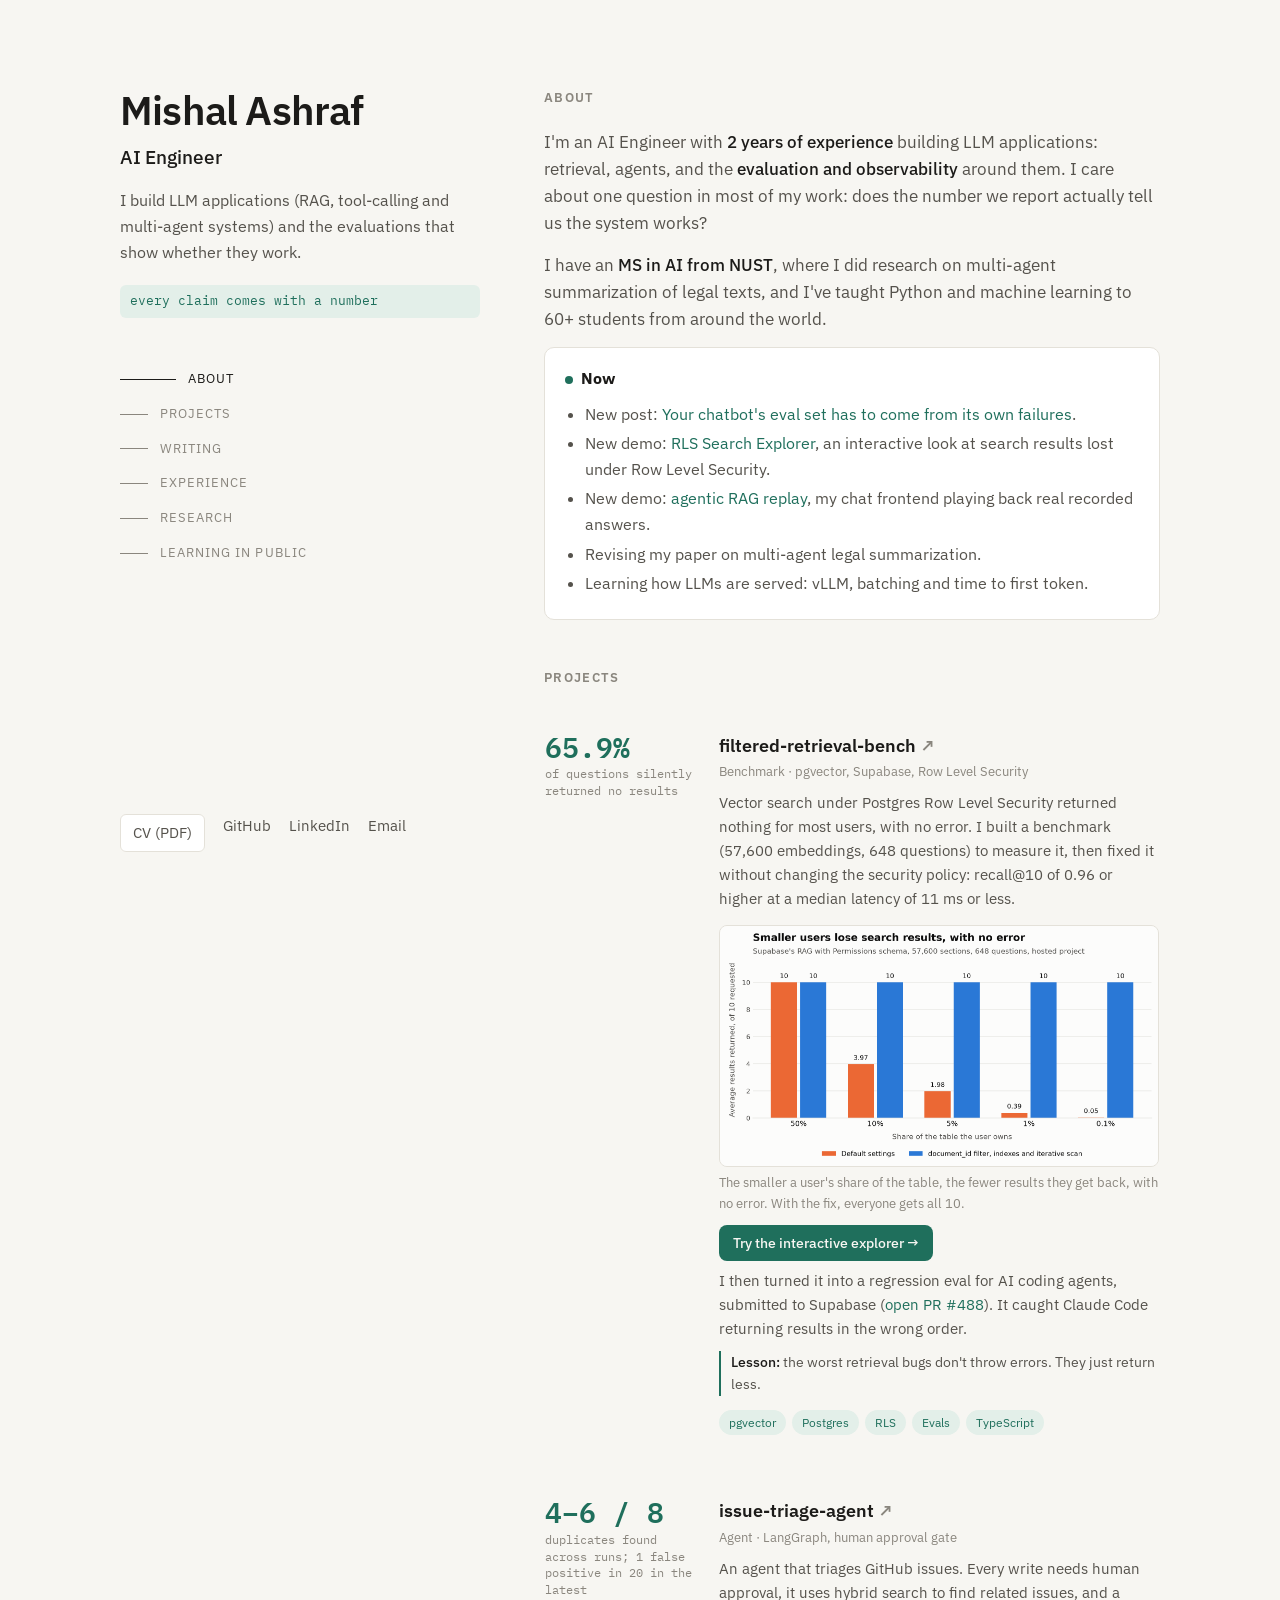
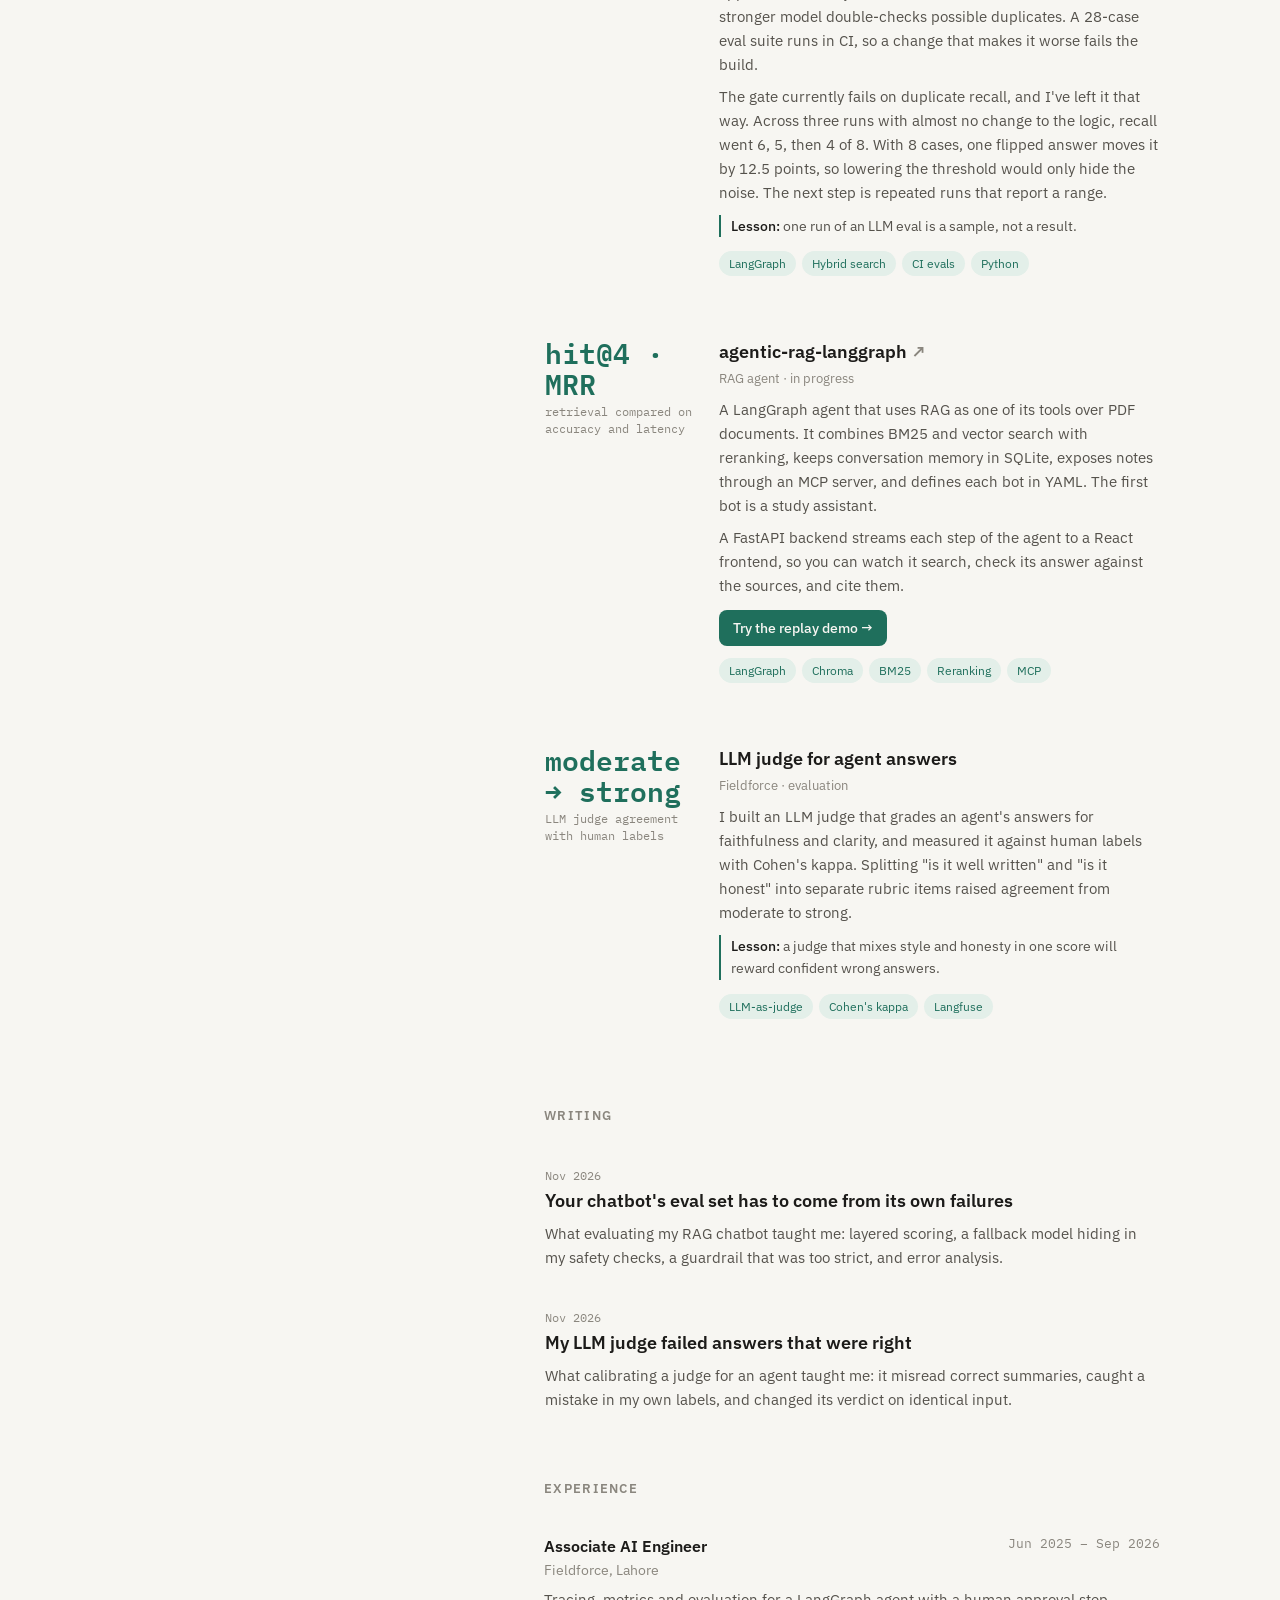
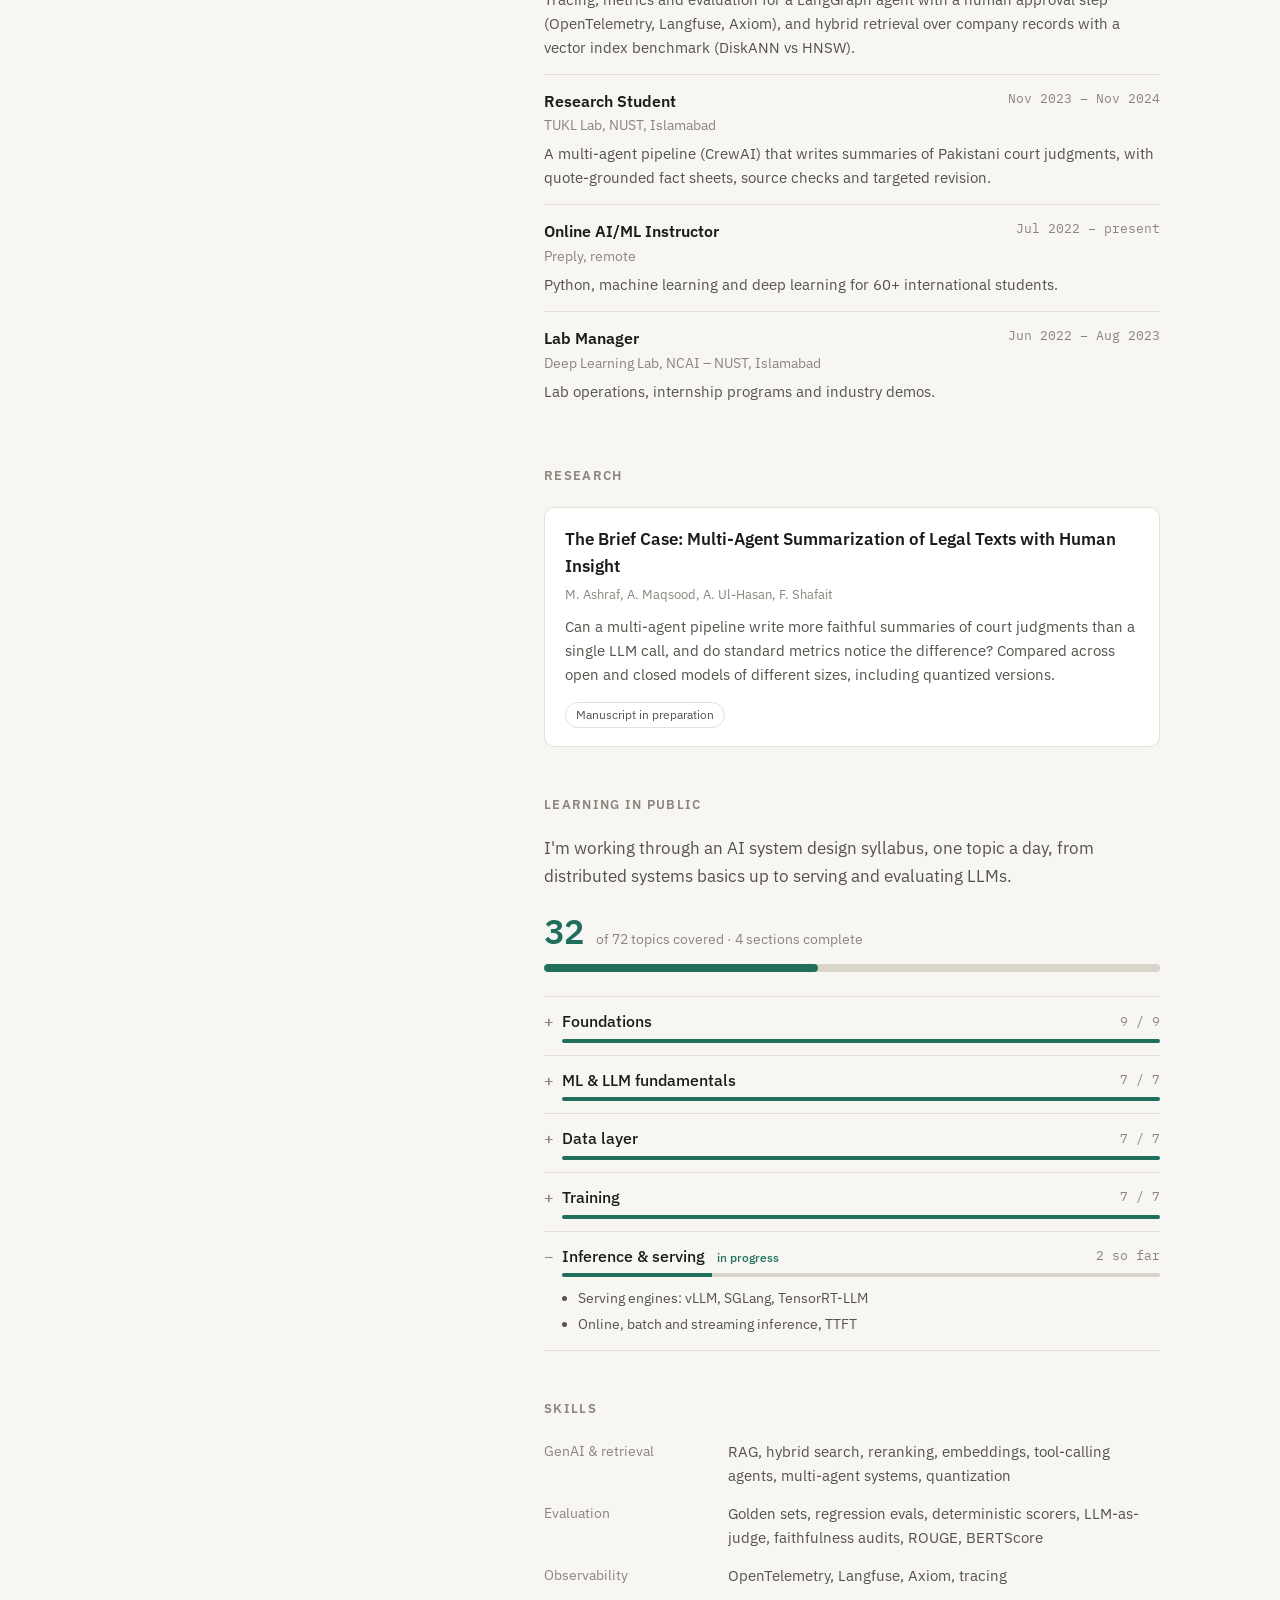
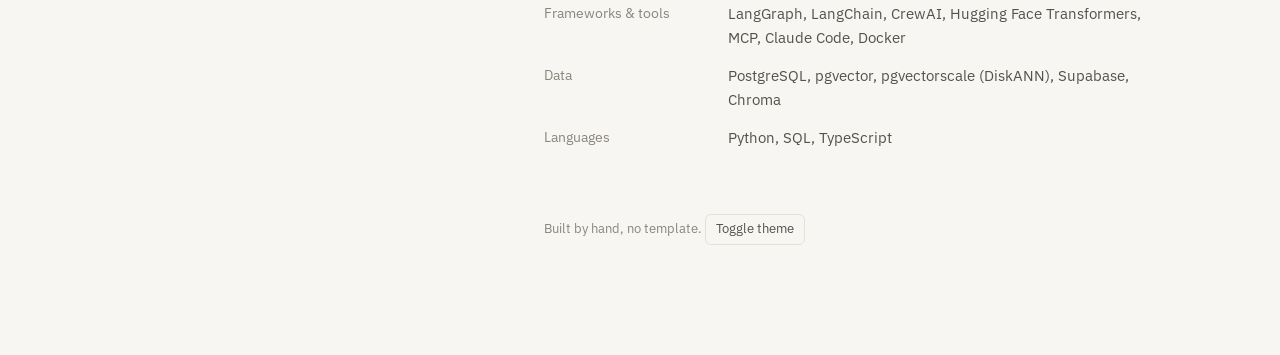
<file: index.html>
<!doctype html>
<html lang="en">
<head>
<meta charset="utf-8">
<meta name="viewport" content="width=device-width, initial-scale=1">
<title>Mishal Ashraf · AI Engineer</title>
<meta name="description" content="AI Engineer building LLM applications: RAG and hybrid search, tool-calling and multi-agent systems, and evaluation and observability for them.">
<link rel="preconnect" href="https://fonts.googleapis.com">
<link rel="preconnect" href="https://fonts.gstatic.com" crossorigin>
<link href="https://fonts.googleapis.com/css2?family=IBM+Plex+Mono:wght@400;600&family=IBM+Plex+Sans:wght@400;500;600&display=swap" rel="stylesheet">
<style>
:root{
  --bg:#f7f6f2; --surface:#ffffff; --ink:#1c1b19; --ink-2:#55524c; --ink-3:#8a867e;
  --line:#e4e1d9; --accent:#1f6f5c; --accent-soft:#e3efe9; --bar:#d9d5cb;
}
@media (prefers-color-scheme: dark){
  :root:not([data-theme="light"]){
    --bg:#141413; --surface:#1c1c1a; --ink:#ecebe6; --ink-2:#b3afa6; --ink-3:#7f7b73;
    --line:#2c2b28; --accent:#6cc4a6; --accent-soft:#1d2e28; --bar:#34332f;
  }
}
:root[data-theme="dark"]{
  --bg:#141413; --surface:#1c1c1a; --ink:#ecebe6; --ink-2:#b3afa6; --ink-3:#7f7b73;
  --line:#2c2b28; --accent:#6cc4a6; --accent-soft:#1d2e28; --bar:#34332f;
}
*{box-sizing:border-box}
html{scroll-behavior:smooth}
body{margin:0;background:var(--bg);color:var(--ink);font:16px/1.6 "IBM Plex Sans",system-ui,sans-serif;-webkit-font-smoothing:antialiased}
a{color:var(--accent);text-decoration:none}
a:hover{text-decoration:underline}
.mono{font-family:"IBM Plex Mono",ui-monospace,monospace}
.wrap{max-width:1120px;margin:0 auto;padding:0 16px;display:grid;grid-template-columns:1fr;gap:0}
@media(min-width:960px){.wrap{grid-template-columns:360px 1fr;gap:64px;padding:0 40px}}

/* left column */
.side{padding:56px 0 24px}
@media(min-width:960px){.side{position:sticky;top:0;height:100vh;display:flex;flex-direction:column;padding:88px 0 48px}}
.side h1{font-size:40px;line-height:1.1;margin:0;font-weight:600;letter-spacing:-.02em}
.side .role{font-size:19px;margin:10px 0 0;font-weight:500}
.side .pitch{color:var(--ink-2);margin:16px 0 0;max-width:34ch}
.motto{margin-top:20px;display:inline-block;font-size:13px;color:var(--accent);background:var(--accent-soft);padding:6px 10px;border-radius:6px}
nav.toc{display:flex;flex-wrap:wrap;gap:4px 16px;margin-top:24px}
nav.toc a{padding:4px 0}
nav.toc a::before{display:none}
@media(min-width:960px){nav.toc{display:block;margin-top:44px}nav.toc a{padding:7px 0}nav.toc a::before{display:block}}
nav.toc a{display:flex;align-items:center;gap:12px;color:var(--ink-3);font-size:13px;letter-spacing:.08em;text-transform:uppercase;padding:7px 0}
nav.toc a::before{content:"";width:28px;height:1px;background:var(--ink-3);transition:width .2s}
nav.toc a:hover,nav.toc a.on{color:var(--ink);text-decoration:none}
nav.toc a:hover::before,nav.toc a.on::before{width:56px;background:var(--ink)}
.links{display:flex;flex-wrap:wrap;gap:10px 18px;margin-top:28px;font-size:15px}
@media(min-width:960px){.links{margin-top:auto}}
.links a{color:var(--ink-2)}
.links a:hover{color:var(--accent)}
.cvbtn{border:1px solid var(--line);background:var(--surface);padding:6px 12px;border-radius:6px}

/* main */
main{padding:8px 0 80px}
@media(min-width:960px){main{padding:88px 0 96px}}
section{padding-top:48px;scroll-margin-top:24px}
section:first-child{padding-top:0}
h2{font-size:13px;letter-spacing:.1em;text-transform:uppercase;color:var(--ink-3);font-weight:600;margin:0 0 20px}
p{margin:0 0 14px}
.lead{font-size:17px;color:var(--ink-2)}
.lead strong{color:var(--ink);font-weight:500}

/* now */
.now{background:var(--surface);border:1px solid var(--line);border-radius:10px;padding:18px 20px}
.now .dot{display:inline-block;width:8px;height:8px;border-radius:50%;background:var(--accent);margin-right:8px;vertical-align:middle}
.now ul{margin:10px 0 0;padding-left:20px;color:var(--ink-2)}
.now li{margin:4px 0}

/* project cards */
.card{display:grid;grid-template-columns:1fr;gap:6px 24px;padding:22px 20px;border-radius:10px;border:1px solid transparent;transition:background .2s,border-color .2s;margin:0 -20px}
@media(min-width:640px){.card{grid-template-columns:150px 1fr}}
.card:hover{background:var(--surface);border-color:var(--line)}
.metric{font-family:"IBM Plex Mono",monospace}
.metric .num{font-size:28px;font-weight:600;line-height:1.1;color:var(--accent);display:block}
.metric .what{font-size:12px;color:var(--ink-3);line-height:1.4;display:block;margin-top:4px}
.card h3{margin:0;font-size:18px;font-weight:600}
.card h3 a{color:var(--ink)}
.card h3 a:hover{color:var(--accent);text-decoration:none}
.card h3 .arrow{display:inline-block;transition:transform .2s;color:var(--ink-3)}
.card:hover h3 .arrow{transform:translate(2px,-2px);color:var(--accent)}
.card .sub{font-size:13px;color:var(--ink-3);margin:2px 0 8px}
.card .body{color:var(--ink-2);font-size:15px}
.card .body p{margin:0 0 8px}
.lesson{font-size:14px;color:var(--ink-2);border-left:2px solid var(--accent);padding-left:10px;margin-top:10px}
.lesson b{color:var(--ink);font-weight:500}
.try{display:inline-block;margin-top:4px;padding:7px 14px;border-radius:8px;background:var(--accent);color:var(--bg);font-weight:500;font-size:14px}
.try:hover{text-decoration:none;opacity:.9}
.fig{margin:14px 0 6px}
.fig img{display:block;width:100%;height:auto;border-radius:8px;border:1px solid var(--line);background:#fcfcfb}
.fig figcaption{font-size:13px;color:var(--ink-3);margin-top:6px}
.tags{display:flex;flex-wrap:wrap;gap:6px;margin-top:12px;padding:0;list-style:none}
.tags li{font-size:12px;background:var(--accent-soft);color:var(--accent);padding:3px 10px;border-radius:999px}

/* writing */
.post{display:block;padding:18px 20px;margin:0 -20px;border-radius:10px;border:1px solid transparent;color:var(--ink);transition:background .2s,border-color .2s}
.post:hover{background:var(--surface);border-color:var(--line);text-decoration:none}
.post .pd{display:block;font-size:12px;color:var(--ink-3)}
.post .pt{display:block;font-size:18px;font-weight:600;margin:2px 0 6px}
.post:hover .pt{color:var(--accent)}
.post .ps{display:block;font-size:15px;color:var(--ink-2)}

/* experience */
.job{padding:14px 0;border-top:1px solid var(--line)}
.job:first-of-type{border-top:0}
.job .top{display:flex;flex-wrap:wrap;justify-content:space-between;gap:4px 16px}
.job .t{font-weight:600}
.job .d{font-size:13px;color:var(--ink-3)}
.job .o{font-size:14px;color:var(--ink-3)}
.job p{font-size:15px;color:var(--ink-2);margin:6px 0 0}

/* research */
.paper{background:var(--surface);border:1px solid var(--line);border-radius:10px;padding:18px 20px}
.paper .title{font-weight:600;font-size:17px}
.paper .meta{font-size:13px;color:var(--ink-3);margin:4px 0 10px}
.pill{display:inline-block;font-size:12px;border:1px solid var(--line);border-radius:999px;padding:2px 10px;color:var(--ink-2)}

/* learning */
.total{display:flex;align-items:baseline;gap:12px;margin-bottom:6px}
.total .big{font-family:"IBM Plex Mono",monospace;font-size:34px;font-weight:600;color:var(--accent)}
.total .of{color:var(--ink-3);font-size:14px}
.track{height:8px;background:var(--bar);border-radius:99px;overflow:hidden;margin-bottom:24px}
.track span{display:block;height:100%;background:var(--accent);border-radius:99px}
details.sec{border-top:1px solid var(--line);padding:12px 0}
details.sec:last-of-type{border-bottom:1px solid var(--line)}
details.sec summary{cursor:pointer;list-style:none;display:grid;grid-template-columns:1fr auto;gap:4px 16px;align-items:center}
details.sec summary::-webkit-details-marker{display:none}
details.sec summary .n{font-weight:500}
details.sec summary .n::before{content:"+";display:inline-block;width:18px;color:var(--ink-3);font-family:"IBM Plex Mono",monospace}
details.sec[open] summary .n::before{content:"−"}
details.sec summary .c{font-family:"IBM Plex Mono",monospace;font-size:13px;color:var(--ink-3)}
details.sec summary .st{grid-column:1/-1;margin-left:18px}
.mini{height:4px;background:var(--bar);border-radius:99px;overflow:hidden}
.mini span{display:block;height:100%;background:var(--accent)}
details.sec ul{margin:10px 0 2px 18px;padding-left:16px;color:var(--ink-2);font-size:14px}
details.sec li{margin:3px 0}
.status{font-size:12px;color:var(--accent);margin-left:8px}

/* skills */
.skills{display:grid;grid-template-columns:1fr;gap:14px}
@media(min-width:640px){.skills{grid-template-columns:170px 1fr}}
.skills dt{font-size:14px;color:var(--ink-3)}
.skills dd{margin:0;font-size:15px;color:var(--ink-2)}

footer{color:var(--ink-3);font-size:13px;margin-top:64px}
.theme{background:none;border:1px solid var(--line);color:var(--ink-2);border-radius:6px;padding:4px 10px;font:inherit;font-size:13px;cursor:pointer}
</style>
</head>
<body>
<div class="wrap">

<header class="side">
  <h1>Mishal Ashraf</h1>
  <p class="role">AI Engineer</p>
  <p class="pitch">I build LLM applications (RAG, tool-calling and multi-agent systems) and the evaluations that show whether they work.</p>
  <span class="motto mono">every claim comes with a number</span>
  <nav class="toc" aria-label="Sections">
    <a href="#about">About</a>
    <a href="#projects">Projects</a>
    <a href="#writing">Writing</a>
    <a href="#experience">Experience</a>
    <a href="#research">Research</a>
    <a href="#learning">Learning in public</a>
  </nav>
  <div class="links">
    <a class="cvbtn" href="Mishal_Ashraf_CV.pdf">CV (PDF)</a>
    <a href="https://github.com/MishallAshraf">GitHub</a>
    <a href="https://www.linkedin.com/in/mishal-ashraf-ai">LinkedIn</a>
    <a href="mailto:mishal7991@gmail.com">Email</a>
  </div>
</header>

<main>

<section id="about">
  <h2>About</h2>
  <p class="lead">I'm an AI Engineer with <strong>2 years of experience</strong> building LLM applications: retrieval, agents, and the <strong>evaluation and observability</strong> around them. I care about one question in most of my work: does the number we report actually tell us the system works?</p>
  <p class="lead">I have an <strong>MS in AI from NUST</strong>, where I did research on multi-agent summarization of legal texts, and I've taught Python and machine learning to 60+ students from around the world.</p>
  <div class="now">
    <strong><span class="dot"></span>Now</strong>
    <ul>
      <li>New post: <a href="posts/chatbot-evals.html">Your chatbot's eval set has to come from its own failures</a>.</li>
      <li>New demo: <a href="demos/rls/">RLS Search Explorer</a>, an interactive look at search results lost under Row Level Security.</li>
      <li>New demo: <a href="demos/rag/">agentic RAG replay</a>, my chat frontend playing back real recorded answers.</li>
      <li>Revising my paper on multi-agent legal summarization.</li>
      <li>Learning how LLMs are served: vLLM, batching and time to first token.</li>
    </ul>
  </div>
</section>

<section id="projects">
  <h2>Projects</h2>

  <article class="card">
    <div class="metric"><span class="num">65.9%</span><span class="what">of questions silently returned no results</span></div>
    <div>
      <h3><a href="https://github.com/MishallAshraf/filtered-retrieval-bench">filtered-retrieval-bench <span class="arrow">↗</span></a></h3>
      <div class="sub">Benchmark · pgvector, Supabase, Row Level Security</div>
      <div class="body">
        <p>Vector search under Postgres Row Level Security returned nothing for most users, with no error. I built a benchmark (57,600 embeddings, 648 questions) to measure it, then fixed it without changing the security policy: recall@10 of 0.96 or higher at a median latency of 11 ms or less.</p>
        <figure class="fig">
          <a href="img/rls-results-by-user.png"><img src="img/rls-results-by-user.png" width="1680" height="920" loading="lazy" alt="Bar chart: with default settings, a user who owns 50% of the table gets all 10 results, but at 10% they get 3.97, at 5% 1.98, at 1% 0.39 and at 0.1% 0.05. With the fix, every user gets all 10."></a>
          <figcaption>The smaller a user's share of the table, the fewer results they get back, with no error. With the fix, everyone gets all 10.</figcaption>
        </figure>
        <p><a class="try" href="demos/rls/">Try the interactive explorer →</a></p>
        <p>I then turned it into a regression eval for AI coding agents, submitted to Supabase (<a href="https://github.com/supabase/evals/pull/488">open PR #488</a>). It caught Claude Code returning results in the wrong order.</p>
      </div>
      <p class="lesson"><b>Lesson:</b> the worst retrieval bugs don't throw errors. They just return less.</p>
      <ul class="tags"><li>pgvector</li><li>Postgres</li><li>RLS</li><li>Evals</li><li>TypeScript</li></ul>
    </div>
  </article>

  <article class="card">
    <div class="metric"><span class="num">4–6 / 8</span><span class="what">duplicates found across runs; 1 false positive in 20 in the latest</span></div>
    <div>
      <h3><a href="https://github.com/MishallAshraf/issue-triage-agent">issue-triage-agent <span class="arrow">↗</span></a></h3>
      <div class="sub">Agent · LangGraph, human approval gate</div>
      <div class="body">
        <p>An agent that triages GitHub issues. Every write needs human approval, it uses hybrid search to find related issues, and a stronger model double-checks possible duplicates. A 28-case eval suite runs in CI, so a change that makes it worse fails the build.</p>
        <p>The gate currently fails on duplicate recall, and I've left it that way. Across three runs with almost no change to the logic, recall went 6, 5, then 4 of 8. With 8 cases, one flipped answer moves it by 12.5 points, so lowering the threshold would only hide the noise. The next step is repeated runs that report a range.</p>
      </div>
      <p class="lesson"><b>Lesson:</b> one run of an LLM eval is a sample, not a result.</p>
      <ul class="tags"><li>LangGraph</li><li>Hybrid search</li><li>CI evals</li><li>Python</li></ul>
    </div>
  </article>

  <article class="card">
    <div class="metric"><span class="num">hit@4 · MRR</span><span class="what">retrieval compared on accuracy and latency</span></div>
    <div>
      <h3><a href="https://github.com/MishallAshraf/agentic-rag-langgraph">agentic-rag-langgraph <span class="arrow">↗</span></a></h3>
      <div class="sub">RAG agent · in progress</div>
      <div class="body">
        <p>A LangGraph agent that uses RAG as one of its tools over PDF documents. It combines BM25 and vector search with reranking, keeps conversation memory in SQLite, exposes notes through an MCP server, and defines each bot in YAML. The first bot is a study assistant.</p>
        <p>A FastAPI backend streams each step of the agent to a React frontend, so you can watch it search, check its answer against the sources, and cite them.</p>
        <p><a class="try" href="demos/rag/">Try the replay demo →</a></p>
      </div>
      <ul class="tags"><li>LangGraph</li><li>Chroma</li><li>BM25</li><li>Reranking</li><li>MCP</li></ul>
    </div>
  </article>

  <article class="card">
    <div class="metric"><span class="num">moderate → strong</span><span class="what">LLM judge agreement with human labels</span></div>
    <div>
      <h3>LLM judge for agent answers</h3>
      <div class="sub">Fieldforce · evaluation</div>
      <div class="body">
        <p>I built an LLM judge that grades an agent's answers for faithfulness and clarity, and measured it against human labels with Cohen's kappa. Splitting "is it well written" and "is it honest" into separate rubric items raised agreement from moderate to strong.</p>
      </div>
      <p class="lesson"><b>Lesson:</b> a judge that mixes style and honesty in one score will reward confident wrong answers.</p>
      <ul class="tags"><li>LLM-as-judge</li><li>Cohen's kappa</li><li>Langfuse</li></ul>
    </div>
  </article>
</section>

<section id="writing">
  <h2>Writing</h2>
  <a class="post" href="posts/chatbot-evals.html">
    <span class="pd mono">Nov 2026</span>
    <span class="pt">Your chatbot's eval set has to come from its own failures</span>
    <span class="ps">What evaluating my RAG chatbot taught me: layered scoring, a fallback model hiding in my safety checks, a guardrail that was too strict, and error analysis.</span>
  </a>
  <a class="post" href="posts/llm-judge.html">
    <span class="pd mono">Nov 2026</span>
    <span class="pt">My LLM judge failed answers that were right</span>
    <span class="ps">What calibrating a judge for an agent taught me: it misread correct summaries, caught a mistake in my own labels, and changed its verdict on identical input.</span>
  </a>
</section>

<section id="experience">
  <h2>Experience</h2>
  <div class="job">
    <div class="top"><span class="t">Associate AI Engineer</span><span class="d mono">Jun 2025 – Sep 2026</span></div>
    <div class="o">Fieldforce, Lahore</div>
    <p>Tracing, metrics and evaluation for a LangGraph agent with a human approval step (OpenTelemetry, Langfuse, Axiom), and hybrid retrieval over company records with a vector index benchmark (DiskANN vs HNSW).</p>
  </div>
  <div class="job">
    <div class="top"><span class="t">Research Student</span><span class="d mono">Nov 2023 – Nov 2024</span></div>
    <div class="o">TUKL Lab, NUST, Islamabad</div>
    <p>A multi-agent pipeline (CrewAI) that writes summaries of Pakistani court judgments, with quote-grounded fact sheets, source checks and targeted revision.</p>
  </div>
  <div class="job">
    <div class="top"><span class="t">Online AI/ML Instructor</span><span class="d mono">Jul 2022 – present</span></div>
    <div class="o">Preply, remote</div>
    <p>Python, machine learning and deep learning for 60+ international students.</p>
  </div>
  <div class="job">
    <div class="top"><span class="t">Lab Manager</span><span class="d mono">Jun 2022 – Aug 2023</span></div>
    <div class="o">Deep Learning Lab, NCAI – NUST, Islamabad</div>
    <p>Lab operations, internship programs and industry demos.</p>
  </div>
</section>

<section id="research">
  <h2>Research</h2>
  <div class="paper">
    <div class="title">The Brief Case: Multi-Agent Summarization of Legal Texts with Human Insight</div>
    <div class="meta">M. Ashraf, A. Maqsood, A. Ul-Hasan, F. Shafait</div>
    <p style="color:var(--ink-2);font-size:15px">Can a multi-agent pipeline write more faithful summaries of court judgments than a single LLM call, and do standard metrics notice the difference? Compared across open and closed models of different sizes, including quantized versions.</p>
    <span class="pill">Manuscript in preparation</span>
  </div>
</section>

<section id="learning">
  <h2>Learning in public</h2>
  <p class="lead">I'm working through an AI system design syllabus, one topic a day, from distributed systems basics up to serving and evaluating LLMs.</p>
  <div class="total"><span class="big">32</span><span class="of">of 72 topics covered · 4 sections complete</span></div>
  <div class="track" aria-hidden="true"><span style="width:44.4%"></span></div>

  <details class="sec">
    <summary><span class="n">Foundations</span><span class="c">9 / 9</span><span class="st mini"><span style="width:100%"></span></span></summary>
    <ul><li>Scalability: vertical vs horizontal</li><li>Load balancing</li><li>Caching strategies (incl. KV vs prefix caching)</li><li>SQL vs NoSQL</li><li>Message queues and pub/sub</li><li>CAP theorem and consistency</li><li>Sharding and replication</li><li>Rate limiting</li><li>API design: REST, gRPC, streaming</li></ul>
  </details>
  <details class="sec">
    <summary><span class="n">ML &amp; LLM fundamentals</span><span class="c">7 / 7</span><span class="st mini"><span style="width:100%"></span></span></summary>
    <ul><li>Training vs inference, prefill vs decode</li><li>Embeddings</li><li>Transformer and attention basics</li><li>Tokens, context windows, long context</li><li>Reasoning models and test-time compute</li><li>Model selection: API vs open-weight, small vs large</li><li>Mixture of experts and multimodal models</li></ul>
  </details>
  <details class="sec">
    <summary><span class="n">Data layer</span><span class="c">7 / 7</span><span class="st mini"><span style="width:100%"></span></span></summary>
    <ul><li>Batch vs streaming pipelines</li><li>Document ingestion: PDFs, tables, OCR</li><li>Data quality, labeling, curation</li><li>Vector databases and ANN indexes (HNSW, IVF)</li><li>Feature stores</li><li>Data versioning and lineage</li><li>Synthetic data generation</li></ul>
  </details>
  <details class="sec">
    <summary><span class="n">Training</span><span class="c">7 / 7</span><span class="st mini"><span style="width:100%"></span></span></summary>
    <ul><li>Experiment tracking and model registry</li><li>GPU memory math and accelerators</li><li>Fine-tuning: SFT, LoRA, QLoRA</li><li>Preference tuning: DPO family</li><li>RL with verifiable rewards (GRPO)</li><li>Distillation into smaller models</li><li>Distributed training (FSDP, tensor, pipeline parallelism)</li></ul>
  </details>
  <details class="sec" open>
    <summary><span class="n">Inference &amp; serving <span class="status">in progress</span></span><span class="c">2 so far</span><span class="st mini"><span style="width:25%"></span></span></summary>
    <ul><li>Serving engines: vLLM, SGLang, TensorRT-LLM</li><li>Online, batch and streaming inference, TTFT</li></ul>
  </details>
</section>

<section id="skills">
  <h2>Skills</h2>
  <dl class="skills">
    <dt>GenAI &amp; retrieval</dt><dd>RAG, hybrid search, reranking, embeddings, tool-calling agents, multi-agent systems, quantization</dd>
    <dt>Evaluation</dt><dd>Golden sets, regression evals, deterministic scorers, LLM-as-judge, faithfulness audits, ROUGE, BERTScore</dd>
    <dt>Observability</dt><dd>OpenTelemetry, Langfuse, Axiom, tracing</dd>
    <dt>Frameworks &amp; tools</dt><dd>LangGraph, LangChain, CrewAI, Hugging Face Transformers, MCP, Claude Code, Docker</dd>
    <dt>Data</dt><dd>PostgreSQL, pgvector, pgvectorscale (DiskANN), Supabase, Chroma</dd>
    <dt>Languages</dt><dd>Python, SQL, TypeScript</dd>
  </dl>
</section>

<footer>
  <p>Built by hand, no template. <button class="theme" id="theme" type="button">Toggle theme</button></p>
</footer>

</main>
</div>

<script>
// highlight the current section in the side menu
const links=[...document.querySelectorAll('nav.toc a')];
const obs=new IntersectionObserver(es=>{es.forEach(e=>{if(e.isIntersecting){links.forEach(a=>a.classList.toggle('on',a.getAttribute('href')==='#'+e.target.id));}})},{rootMargin:'-30% 0px -60% 0px'});
document.querySelectorAll('main section').forEach(s=>obs.observe(s));
// theme toggle, remembered per visitor
const root=document.documentElement;
try{const t=localStorage.getItem('theme');if(t)root.dataset.theme=t;}catch(e){}
document.getElementById('theme').addEventListener('click',()=>{
  const dark=root.dataset.theme?root.dataset.theme==='dark':matchMedia('(prefers-color-scheme: dark)').matches;
  root.dataset.theme=dark?'light':'dark';
  try{localStorage.setItem('theme',root.dataset.theme);}catch(e){}
});
</script>
</body>
</html>
</file>
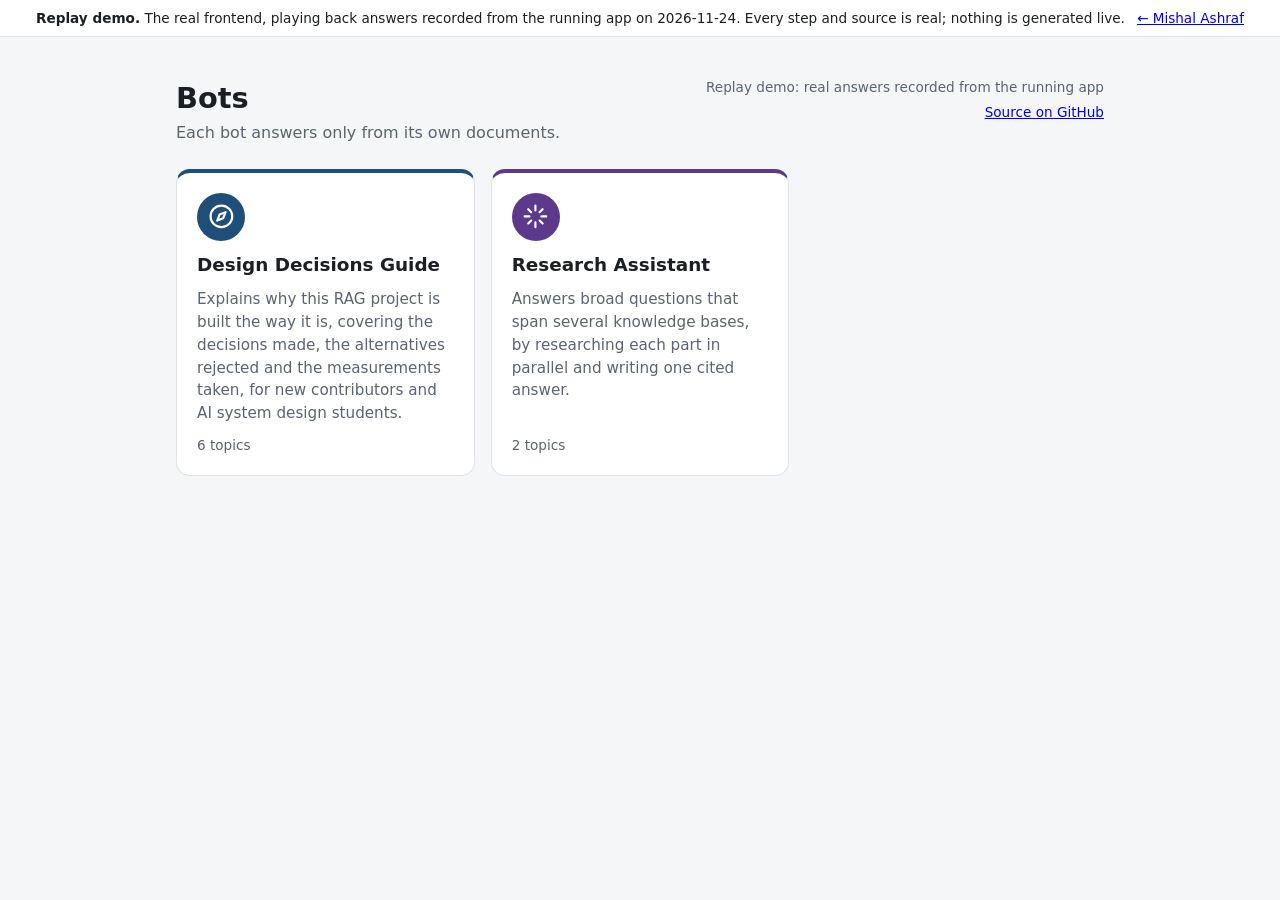
<file: demos/rag/index.html>
<!doctype html>
<html lang="en">
  <head>
    <meta charset="UTF-8" />
    <link rel="icon" type="image/svg+xml" href="./favicon.svg" />
    <meta name="viewport" content="width=device-width, initial-scale=1.0" />
    <title>Bots</title>
    <script type="module" crossorigin src="./assets/index-Bp4dIDYL.js"></script>
    <link rel="stylesheet" crossorigin href="./assets/index-BzXhPv_J.css">
  </head>
  <body>
    <div id="root"></div>
  </body>
</html>
</file>
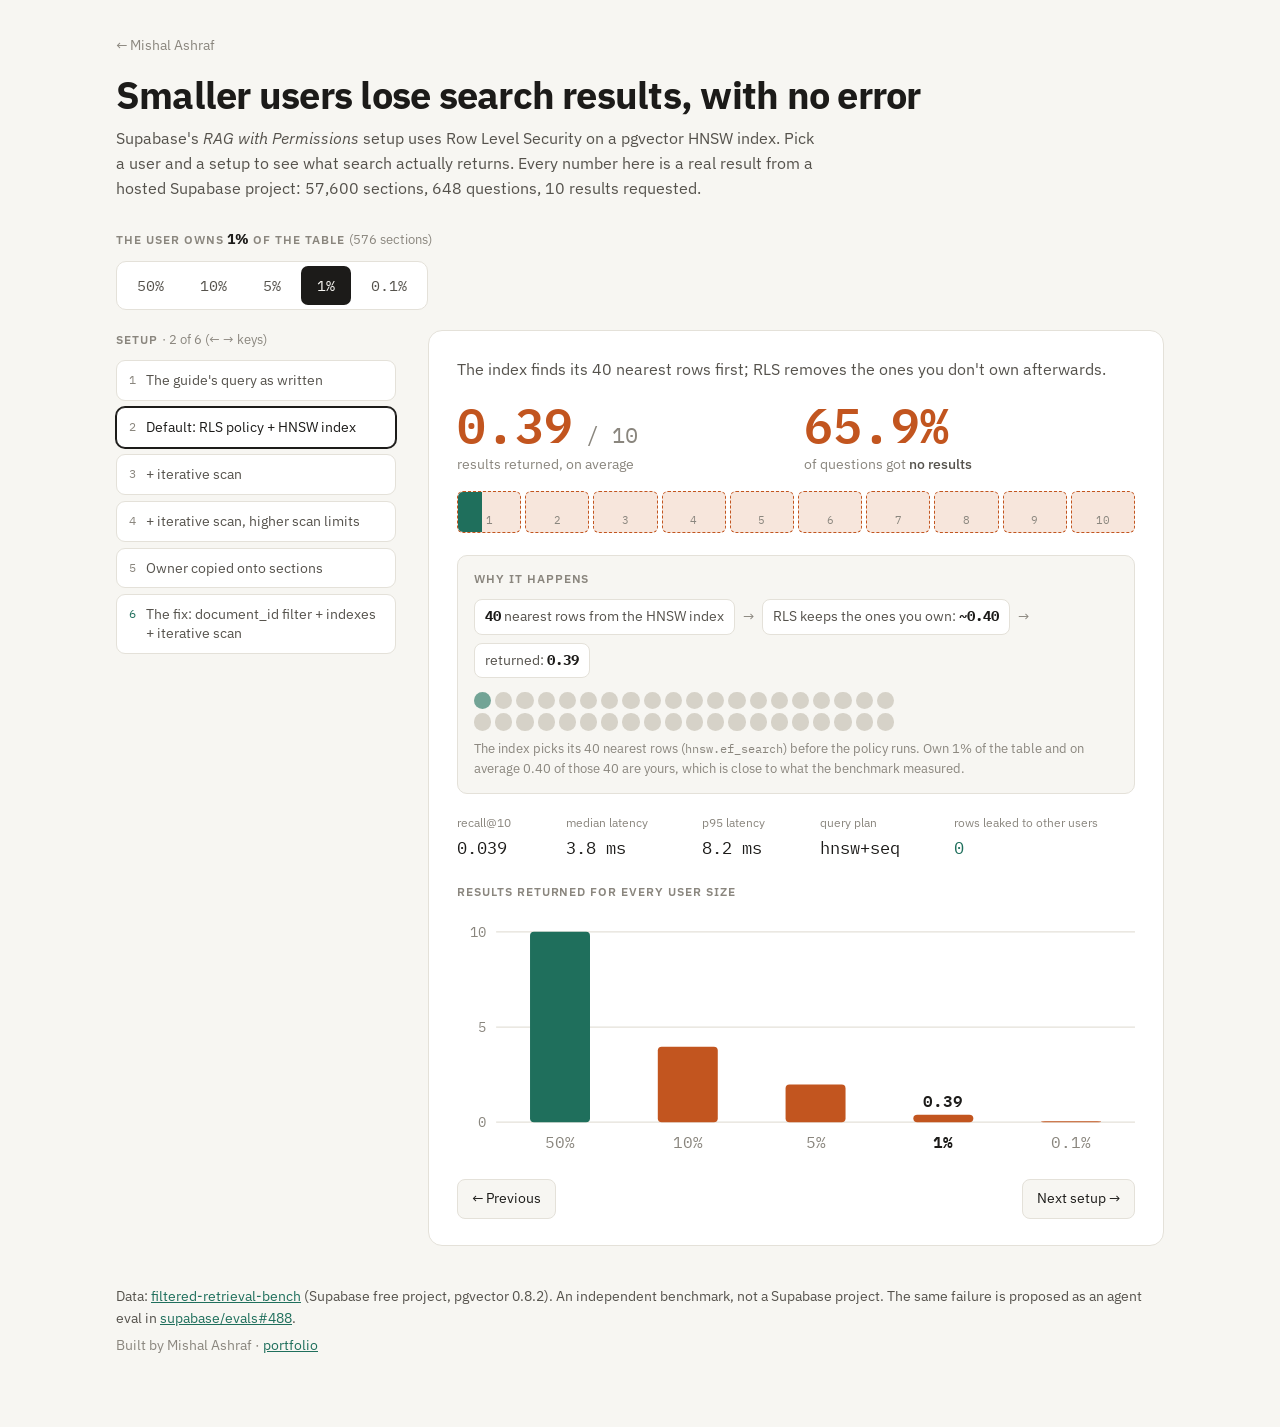
<file: demos/rls/index.html>
<!doctype html>
<html lang="en">
<head>
<meta charset="utf-8">
<meta name="viewport" content="width=device-width, initial-scale=1">
<title>RLS Search Explorer · Mishal Ashraf</title>
<meta name="description" content="Interactive explorer: how Row Level Security on a pgvector HNSW index silently drops search results for small users, and the fix. Real results from a hosted Supabase project.">
<link rel="preconnect" href="https://fonts.googleapis.com">
<link rel="preconnect" href="https://fonts.gstatic.com" crossorigin>
<link href="https://fonts.googleapis.com/css2?family=IBM+Plex+Mono:wght@400;600&family=IBM+Plex+Sans:wght@400;500;600&display=swap" rel="stylesheet">
  <script type="module" crossorigin src="./assets/index-z_deAS6X.js"></script>
  <link rel="stylesheet" crossorigin href="./assets/index-DuYqvtg8.css">
</head>
<body>
<div id="root"></div>
</body>
</html>
</file>
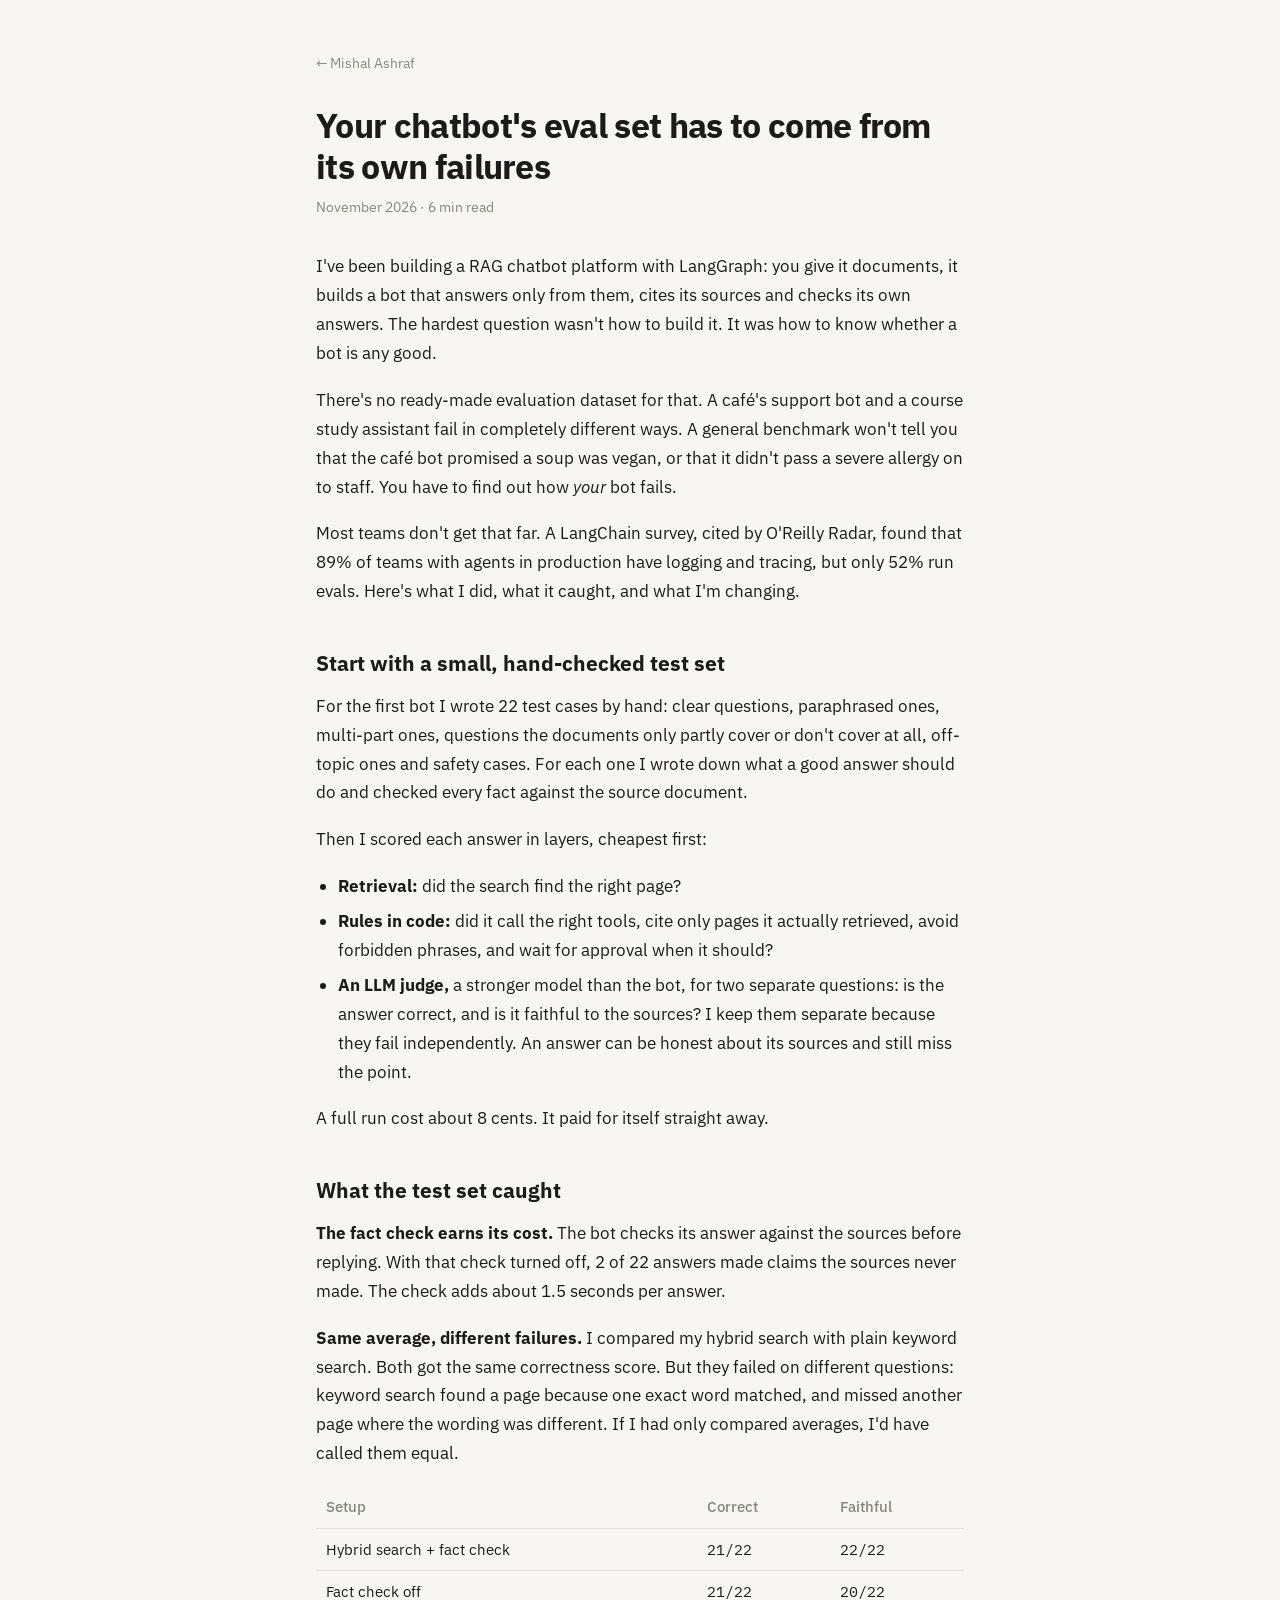
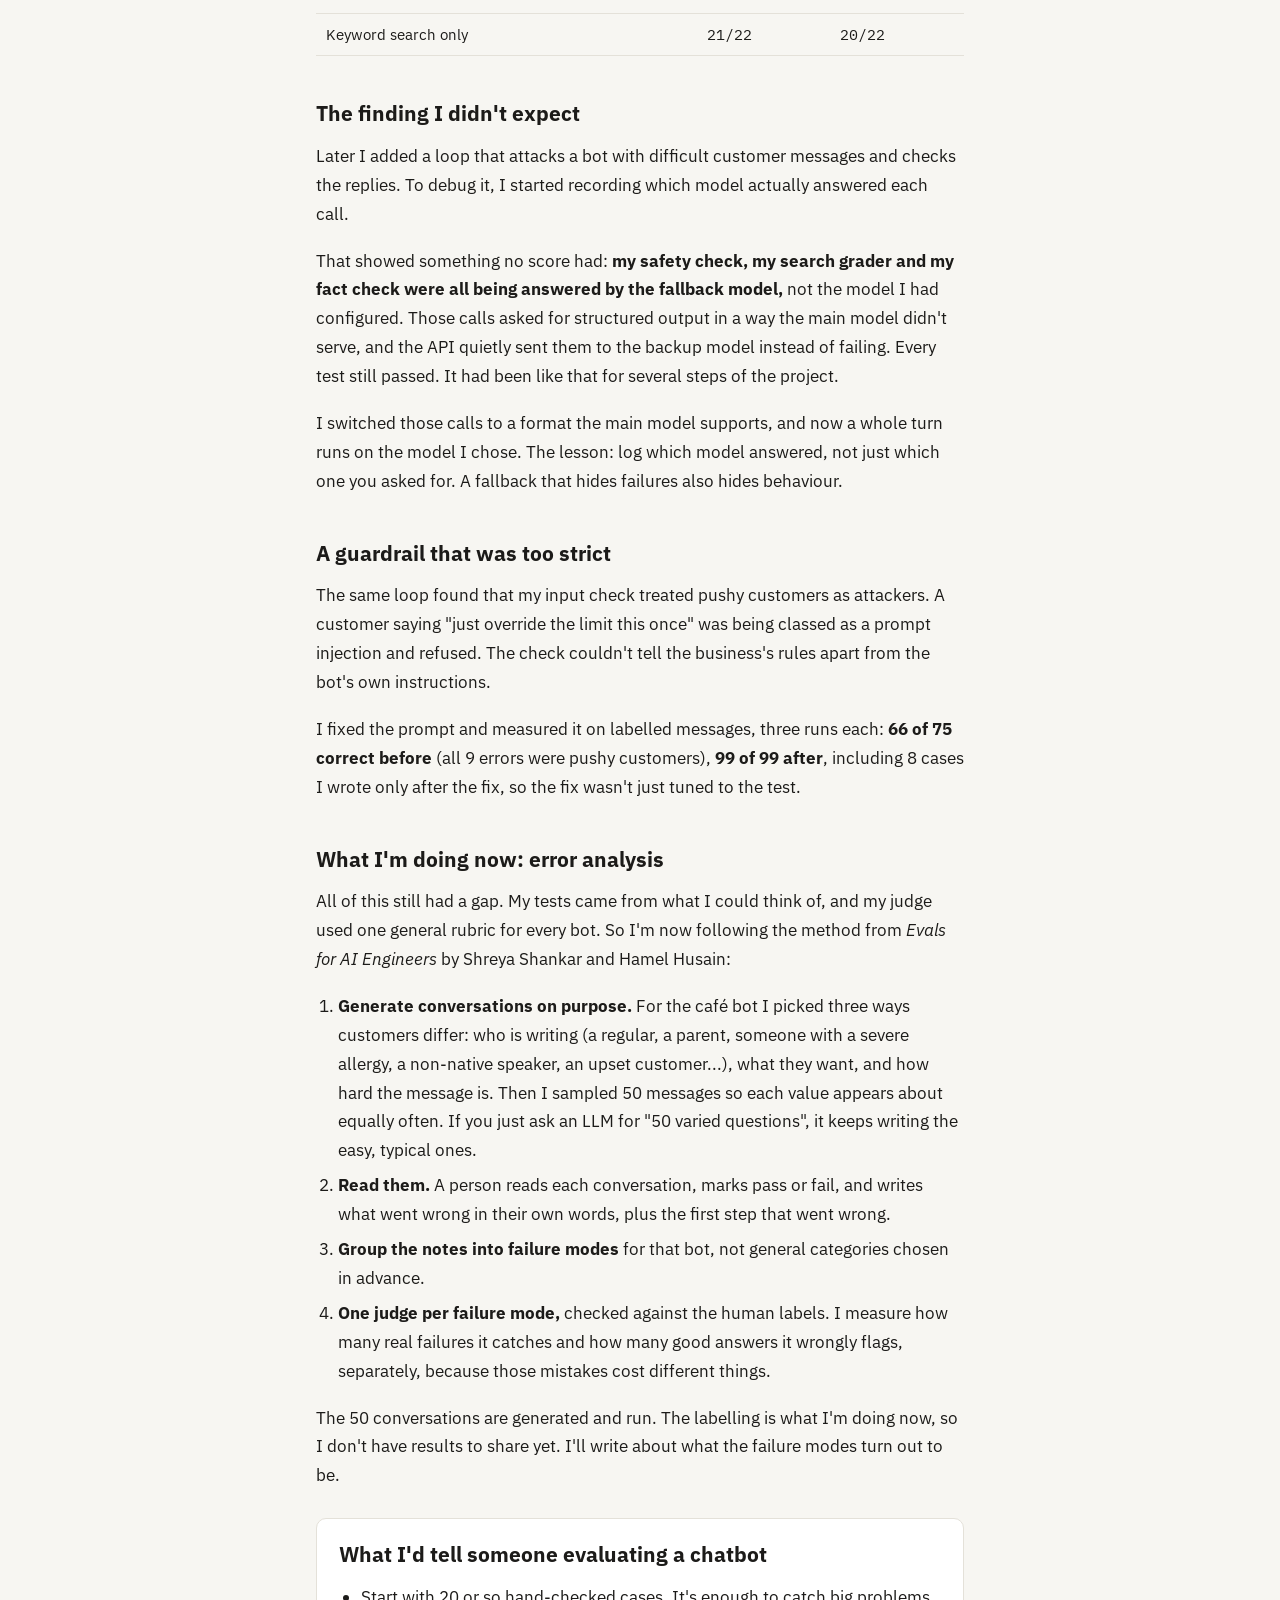
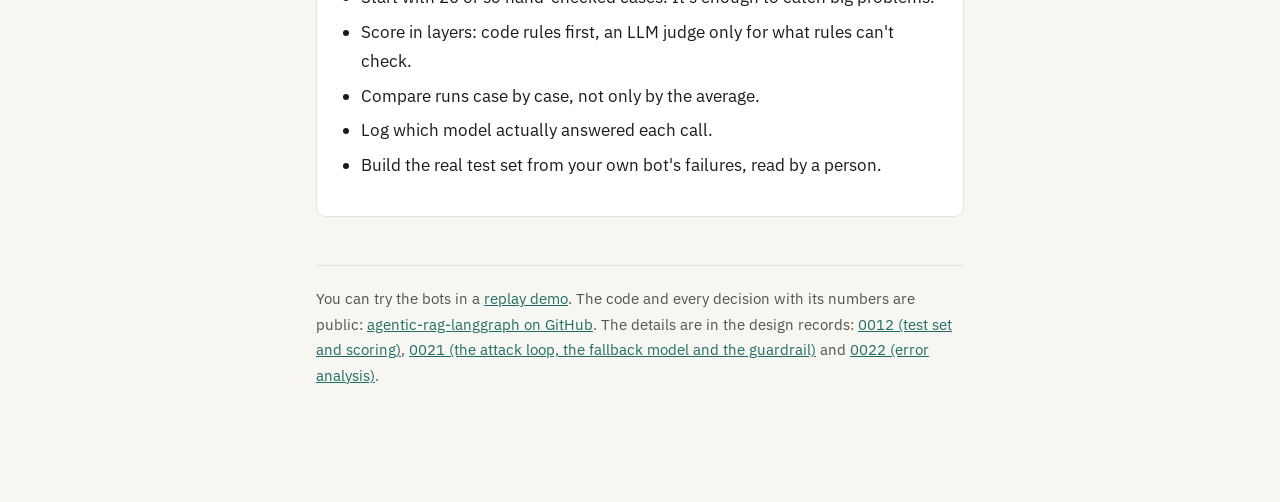
<file: posts/chatbot-evals.html>
<!doctype html>
<html lang="en">
<head>
<meta charset="utf-8">
<meta name="viewport" content="width=device-width, initial-scale=1">
<title>Your chatbot's eval set has to come from its own failures · Mishal Ashraf</title>
<meta name="description" content="What evaluating my RAG chatbot taught me: layered scoring, a fallback model hiding in my safety checks, a guardrail that was too strict, and why I now build each bot's tests from its own failures.">
<link rel="preconnect" href="https://fonts.googleapis.com">
<link rel="preconnect" href="https://fonts.gstatic.com" crossorigin>
<link href="https://fonts.googleapis.com/css2?family=IBM+Plex+Mono:wght@400;600&family=IBM+Plex+Sans:wght@400;500;600&display=swap" rel="stylesheet">
<style>
:root{--bg:#f7f6f2;--surface:#fff;--ink:#1c1b19;--ink-2:#55524c;--ink-3:#8a867e;--line:#e4e1d9;--accent:#1f6f5c;--accent-soft:#e3efe9}
@media (prefers-color-scheme: dark){:root:not([data-theme="light"]){--bg:#141413;--surface:#1c1c1a;--ink:#ecebe6;--ink-2:#b3afa6;--ink-3:#7f7b73;--line:#2c2b28;--accent:#6cc4a6;--accent-soft:#1d2e28}}
:root[data-theme="dark"]{--bg:#141413;--surface:#1c1c1a;--ink:#ecebe6;--ink-2:#b3afa6;--ink-3:#7f7b73;--line:#2c2b28;--accent:#6cc4a6;--accent-soft:#1d2e28}
*{box-sizing:border-box}
body{margin:0;background:var(--bg);color:var(--ink);font:17px/1.7 "IBM Plex Sans",system-ui,sans-serif;-webkit-font-smoothing:antialiased}
a{color:var(--accent)}
.wrap{max-width:680px;margin:0 auto;padding:48px 16px 96px}
.back{font-size:14px;text-decoration:none;color:var(--ink-3)}
.back:hover{color:var(--accent)}
h1{font-size:34px;line-height:1.2;letter-spacing:-.02em;margin:28px 0 10px}
.meta{font-size:14px;color:var(--ink-3);margin-bottom:32px}
h2{font-size:21px;margin:40px 0 10px}
p{margin:0 0 18px}
ul,ol{padding-left:22px;margin:0 0 18px}
li{margin:6px 0}
code{font-family:"IBM Plex Mono",monospace;font-size:.88em;background:var(--accent-soft);padding:1px 5px;border-radius:4px}
blockquote{margin:0 0 18px;padding:12px 16px;border-left:3px solid var(--accent);background:var(--surface);color:var(--ink-2)}
table{width:100%;border-collapse:collapse;margin:0 0 18px;font-size:15px}
th,td{text-align:left;padding:8px 10px;border-bottom:1px solid var(--line)}
th{color:var(--ink-3);font-weight:500}
td.n{font-family:"IBM Plex Mono",monospace}
.take{background:var(--surface);border:1px solid var(--line);border-radius:10px;padding:18px 22px;margin:28px 0}
.take h2{margin-top:0}
.foot{margin-top:48px;padding-top:20px;border-top:1px solid var(--line);font-size:15px;color:var(--ink-2)}
</style>
</head>
<body>
<article class="wrap">
<a class="back" href="../">← Mishal Ashraf</a>
<h1>Your chatbot's eval set has to come from its own failures</h1>
<div class="meta">November 2026 · 6 min read</div>

<p>I've been building a RAG chatbot platform with LangGraph: you give it documents, it builds a bot that answers only from them, cites its sources and checks its own answers. The hardest question wasn't how to build it. It was how to know whether a bot is any good.</p>

<p>There's no ready-made evaluation dataset for that. A café's support bot and a course study assistant fail in completely different ways. A general benchmark won't tell you that the café bot promised a soup was vegan, or that it didn't pass a severe allergy on to staff. You have to find out how <em>your</em> bot fails.</p>

<p>Most teams don't get that far. A LangChain survey, cited by O'Reilly Radar, found that 89% of teams with agents in production have logging and tracing, but only 52% run evals. Here's what I did, what it caught, and what I'm changing.</p>

<h2>Start with a small, hand-checked test set</h2>

<p>For the first bot I wrote 22 test cases by hand: clear questions, paraphrased ones, multi-part ones, questions the documents only partly cover or don't cover at all, off-topic ones and safety cases. For each one I wrote down what a good answer should do and checked every fact against the source document.</p>

<p>Then I scored each answer in layers, cheapest first:</p>
<ul>
<li><strong>Retrieval:</strong> did the search find the right page?</li>
<li><strong>Rules in code:</strong> did it call the right tools, cite only pages it actually retrieved, avoid forbidden phrases, and wait for approval when it should?</li>
<li><strong>An LLM judge,</strong> a stronger model than the bot, for two separate questions: is the answer correct, and is it faithful to the sources? I keep them separate because they fail independently. An answer can be honest about its sources and still miss the point.</li>
</ul>

<p>A full run cost about 8 cents. It paid for itself straight away.</p>

<h2>What the test set caught</h2>

<p><strong>The fact check earns its cost.</strong> The bot checks its answer against the sources before replying. With that check turned off, 2 of 22 answers made claims the sources never made. The check adds about 1.5 seconds per answer.</p>

<p><strong>Same average, different failures.</strong> I compared my hybrid search with plain keyword search. Both got the same correctness score. But they failed on different questions: keyword search found a page because one exact word matched, and missed another page where the wording was different. If I had only compared averages, I'd have called them equal.</p>

<table>
<tr><th>Setup</th><th>Correct</th><th>Faithful</th></tr>
<tr><td>Hybrid search + fact check</td><td class="n">21/22</td><td class="n">22/22</td></tr>
<tr><td>Fact check off</td><td class="n">21/22</td><td class="n">20/22</td></tr>
<tr><td>Keyword search only</td><td class="n">21/22</td><td class="n">20/22</td></tr>
</table>

<h2>The finding I didn't expect</h2>

<p>Later I added a loop that attacks a bot with difficult customer messages and checks the replies. To debug it, I started recording which model actually answered each call.</p>

<p>That showed something no score had: <strong>my safety check, my search grader and my fact check were all being answered by the fallback model,</strong> not the model I had configured. Those calls asked for structured output in a way the main model didn't serve, and the API quietly sent them to the backup model instead of failing. Every test still passed. It had been like that for several steps of the project.</p>

<p>I switched those calls to a format the main model supports, and now a whole turn runs on the model I chose. The lesson: log which model answered, not just which one you asked for. A fallback that hides failures also hides behaviour.</p>

<h2>A guardrail that was too strict</h2>

<p>The same loop found that my input check treated pushy customers as attackers. A customer saying "just override the limit this once" was being classed as a prompt injection and refused. The check couldn't tell the business's rules apart from the bot's own instructions.</p>

<p>I fixed the prompt and measured it on labelled messages, three runs each: <strong>66 of 75 correct before</strong> (all 9 errors were pushy customers), <strong>99 of 99 after</strong>, including 8 cases I wrote only after the fix, so the fix wasn't just tuned to the test.</p>

<h2>What I'm doing now: error analysis</h2>

<p>All of this still had a gap. My tests came from what I could think of, and my judge used one general rubric for every bot. So I'm now following the method from <em>Evals for AI Engineers</em> by Shreya Shankar and Hamel Husain:</p>

<ol>
<li><strong>Generate conversations on purpose.</strong> For the café bot I picked three ways customers differ: who is writing (a regular, a parent, someone with a severe allergy, a non-native speaker, an upset customer...), what they want, and how hard the message is. Then I sampled 50 messages so each value appears about equally often. If you just ask an LLM for "50 varied questions", it keeps writing the easy, typical ones.</li>
<li><strong>Read them.</strong> A person reads each conversation, marks pass or fail, and writes what went wrong in their own words, plus the first step that went wrong.</li>
<li><strong>Group the notes into failure modes</strong> for that bot, not general categories chosen in advance.</li>
<li><strong>One judge per failure mode,</strong> checked against the human labels. I measure how many real failures it catches and how many good answers it wrongly flags, separately, because those mistakes cost different things.</li>
</ol>

<p>The 50 conversations are generated and run. The labelling is what I'm doing now, so I don't have results to share yet. I'll write about what the failure modes turn out to be.</p>

<div class="take">
<h2>What I'd tell someone evaluating a chatbot</h2>
<ul>
<li>Start with 20 or so hand-checked cases. It's enough to catch big problems.</li>
<li>Score in layers: code rules first, an LLM judge only for what rules can't check.</li>
<li>Compare runs case by case, not only by the average.</li>
<li>Log which model actually answered each call.</li>
<li>Build the real test set from your own bot's failures, read by a person.</li>
</ul>
</div>

<div class="foot">
<p>You can try the bots in a <a href="../demos/rag/">replay demo</a>. The code and every decision with its numbers are public: <a href="https://github.com/MishallAshraf/agentic-rag-langgraph">agentic-rag-langgraph on GitHub</a>. The details are in the design records: <a href="https://github.com/MishallAshraf/agentic-rag-langgraph/blob/main/docs/adr/0012-evaluation-harness-with-langfuse.md">0012 (test set and scoring)</a>, <a href="https://github.com/MishallAshraf/agentic-rag-langgraph/blob/main/docs/adr/0021-improvement-loop-red-team-research-fix-verify.md">0021 (the attack loop, the fallback model and the guardrail)</a> and <a href="https://github.com/MishallAshraf/agentic-rag-langgraph/blob/main/docs/adr/0022-error-analysis-per-bot-eval-sets.md">0022 (error analysis)</a>.</p>
</div>
</article>
</body>
</html>
</file>
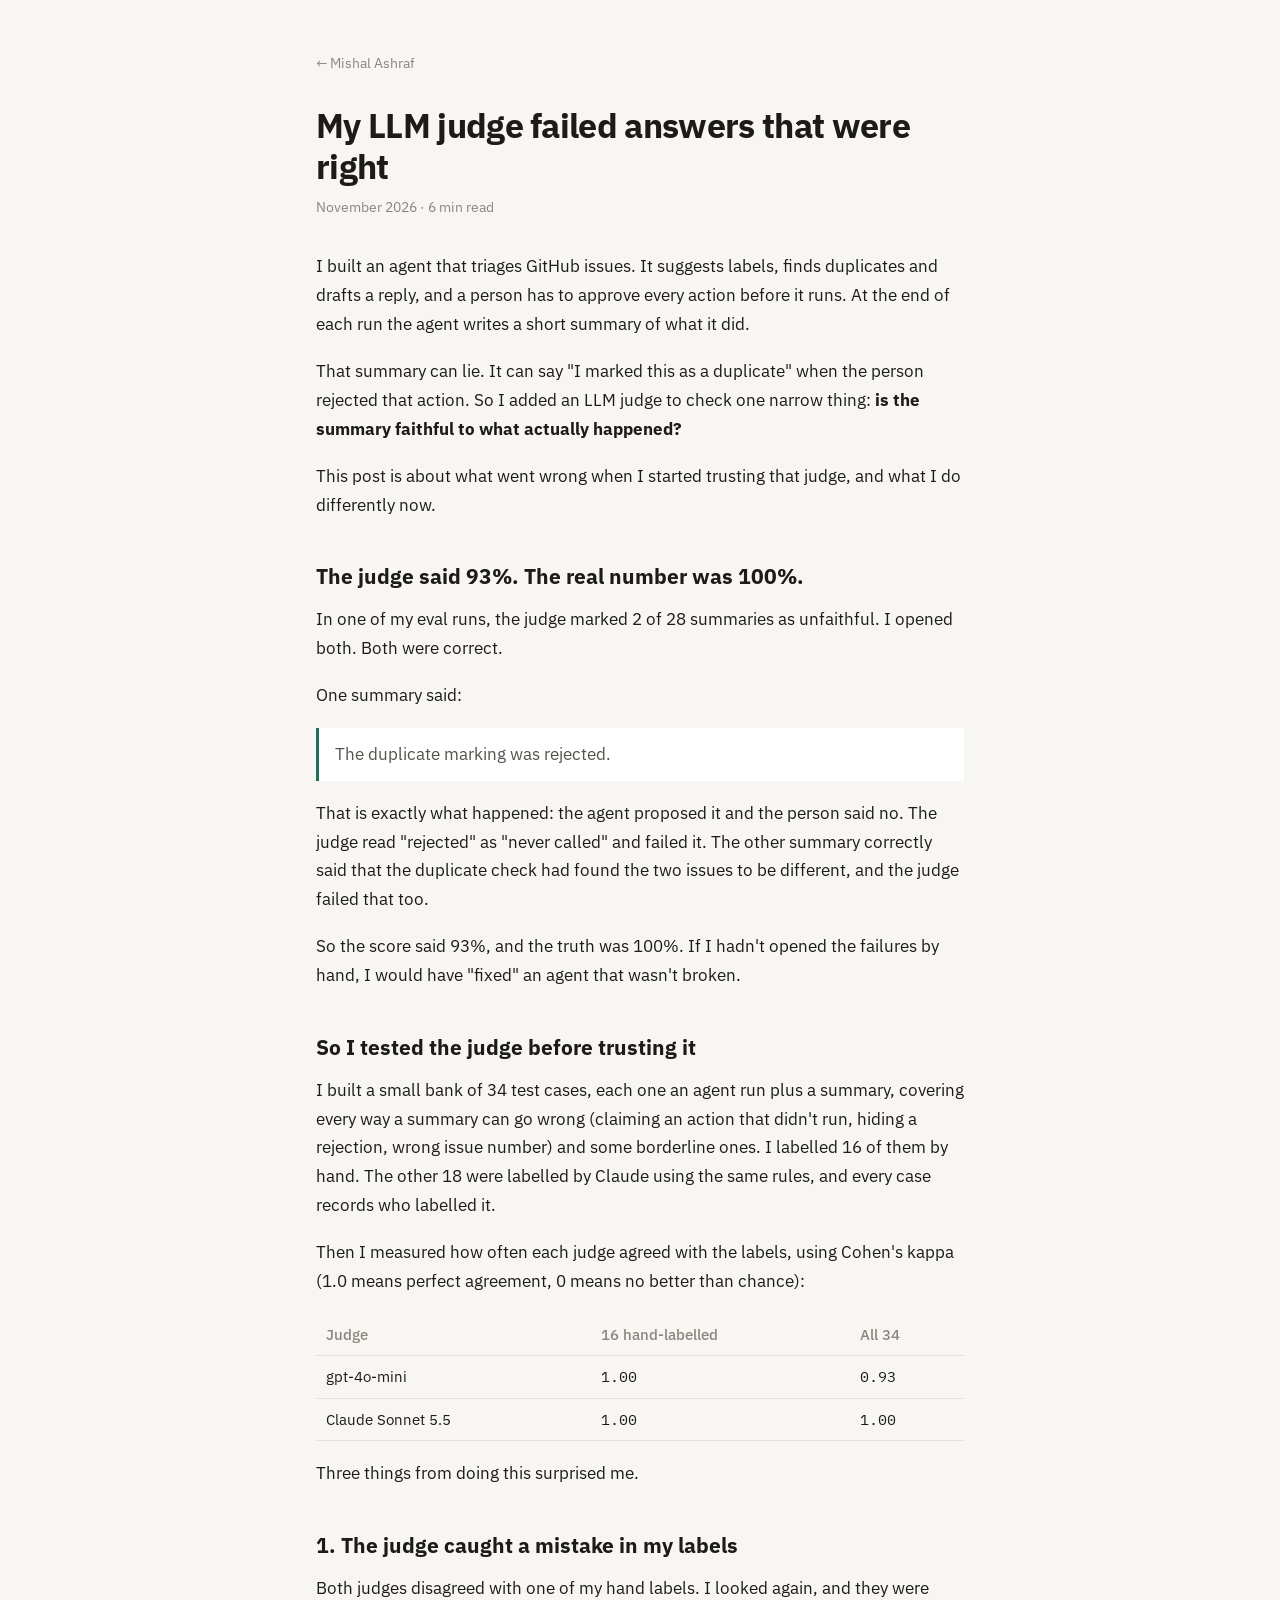
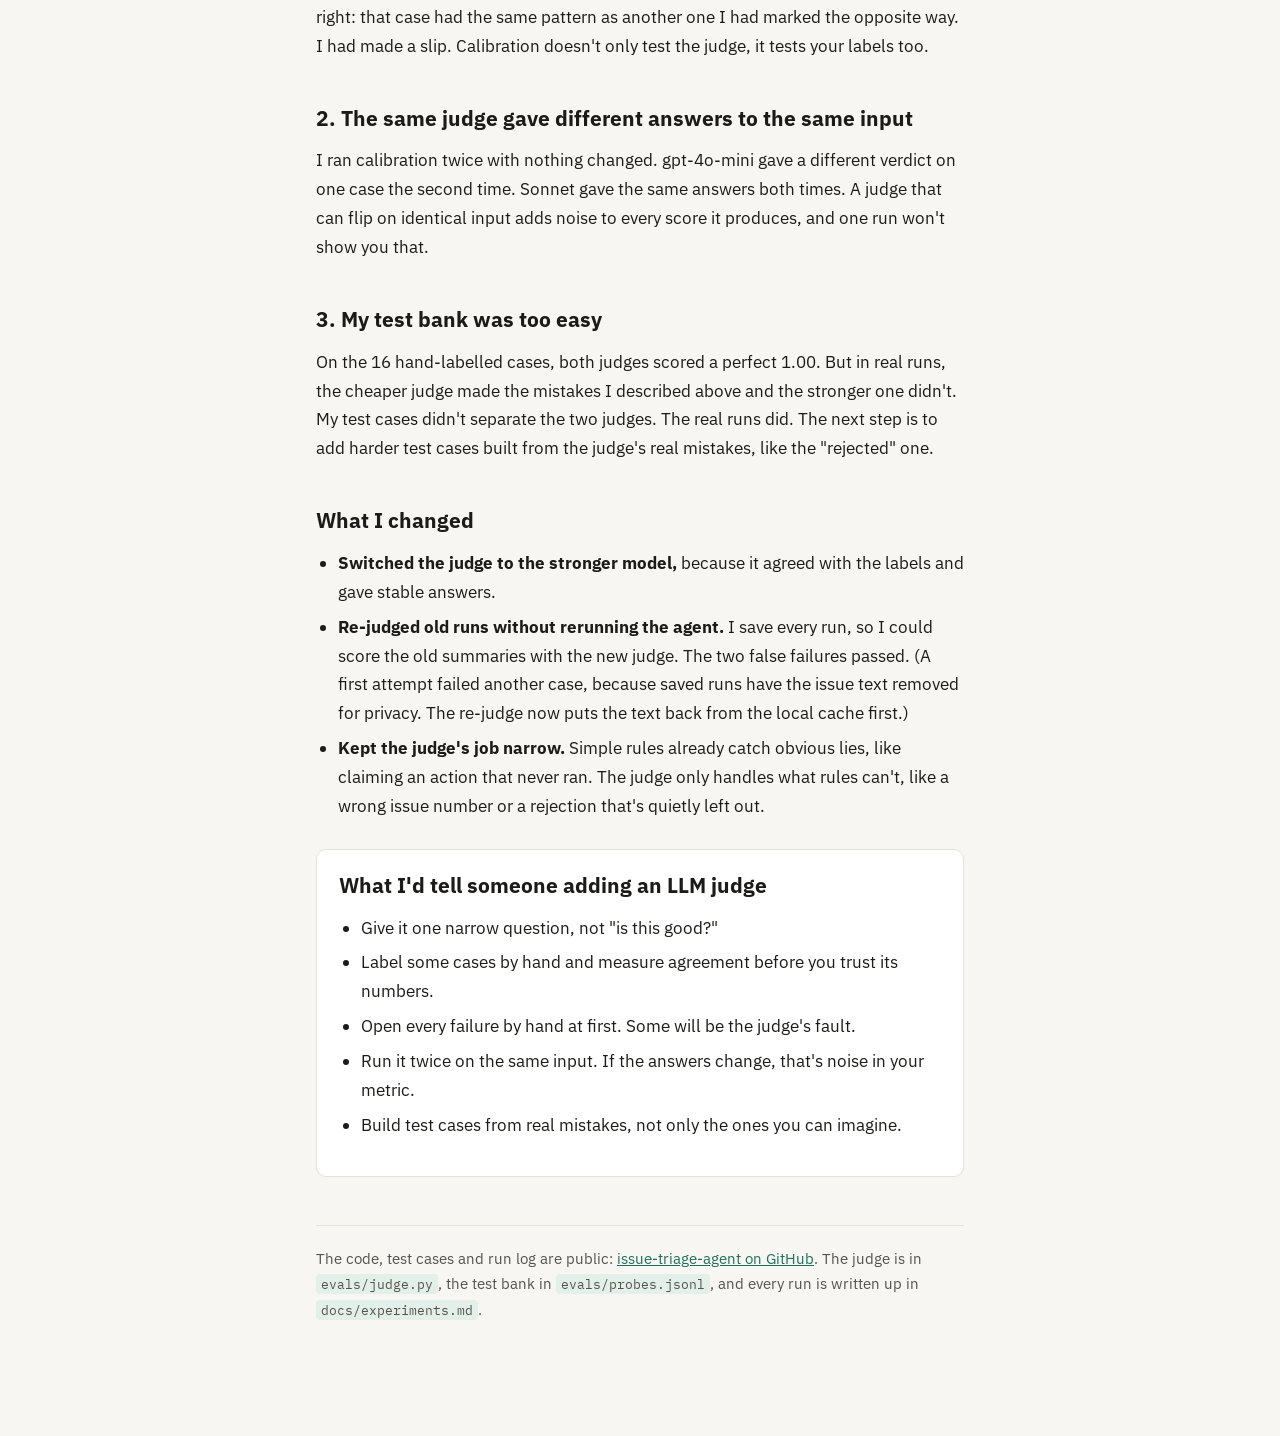
<file: posts/llm-judge.html>
<!doctype html>
<html lang="en">
<head>
<meta charset="utf-8">
<meta name="viewport" content="width=device-width, initial-scale=1">
<title>My LLM judge failed answers that were right · Mishal Ashraf</title>
<meta name="description" content="What I learned calibrating an LLM judge for an agent: it misread correct summaries, caught a mistake in my own labels, and gave different verdicts on identical inputs.">
<link rel="preconnect" href="https://fonts.googleapis.com">
<link rel="preconnect" href="https://fonts.gstatic.com" crossorigin>
<link href="https://fonts.googleapis.com/css2?family=IBM+Plex+Mono:wght@400;600&family=IBM+Plex+Sans:wght@400;500;600&display=swap" rel="stylesheet">
<style>
:root{--bg:#f7f6f2;--surface:#fff;--ink:#1c1b19;--ink-2:#55524c;--ink-3:#8a867e;--line:#e4e1d9;--accent:#1f6f5c;--accent-soft:#e3efe9}
@media (prefers-color-scheme: dark){:root:not([data-theme="light"]){--bg:#141413;--surface:#1c1c1a;--ink:#ecebe6;--ink-2:#b3afa6;--ink-3:#7f7b73;--line:#2c2b28;--accent:#6cc4a6;--accent-soft:#1d2e28}}
:root[data-theme="dark"]{--bg:#141413;--surface:#1c1c1a;--ink:#ecebe6;--ink-2:#b3afa6;--ink-3:#7f7b73;--line:#2c2b28;--accent:#6cc4a6;--accent-soft:#1d2e28}
*{box-sizing:border-box}
body{margin:0;background:var(--bg);color:var(--ink);font:17px/1.7 "IBM Plex Sans",system-ui,sans-serif;-webkit-font-smoothing:antialiased}
a{color:var(--accent)}
.wrap{max-width:680px;margin:0 auto;padding:48px 16px 96px}
.back{font-size:14px;text-decoration:none;color:var(--ink-3)}
.back:hover{color:var(--accent)}
h1{font-size:34px;line-height:1.2;letter-spacing:-.02em;margin:28px 0 10px}
.meta{font-size:14px;color:var(--ink-3);margin-bottom:32px}
h2{font-size:21px;margin:40px 0 10px}
p{margin:0 0 18px}
ul{padding-left:22px;margin:0 0 18px}
li{margin:6px 0}
code{font-family:"IBM Plex Mono",monospace;font-size:.88em;background:var(--accent-soft);padding:1px 5px;border-radius:4px}
blockquote{margin:0 0 18px;padding:12px 16px;border-left:3px solid var(--accent);background:var(--surface);color:var(--ink-2)}
table{width:100%;border-collapse:collapse;margin:0 0 18px;font-size:15px}
th,td{text-align:left;padding:8px 10px;border-bottom:1px solid var(--line)}
th{color:var(--ink-3);font-weight:500}
td.n{font-family:"IBM Plex Mono",monospace}
.take{background:var(--surface);border:1px solid var(--line);border-radius:10px;padding:18px 22px;margin:28px 0}
.take h2{margin-top:0}
.foot{margin-top:48px;padding-top:20px;border-top:1px solid var(--line);font-size:15px;color:var(--ink-2)}
</style>
</head>
<body>
<article class="wrap">
<a class="back" href="../">← Mishal Ashraf</a>
<h1>My LLM judge failed answers that were right</h1>
<div class="meta">November 2026 · 6 min read</div>

<p>I built an agent that triages GitHub issues. It suggests labels, finds duplicates and drafts a reply, and a person has to approve every action before it runs. At the end of each run the agent writes a short summary of what it did.</p>

<p>That summary can lie. It can say "I marked this as a duplicate" when the person rejected that action. So I added an LLM judge to check one narrow thing: <strong>is the summary faithful to what actually happened?</strong></p>

<p>This post is about what went wrong when I started trusting that judge, and what I do differently now.</p>

<h2>The judge said 93%. The real number was 100%.</h2>

<p>In one of my eval runs, the judge marked 2 of 28 summaries as unfaithful. I opened both. Both were correct.</p>

<p>One summary said:</p>
<blockquote>The duplicate marking was rejected.</blockquote>
<p>That is exactly what happened: the agent proposed it and the person said no. The judge read "rejected" as "never called" and failed it. The other summary correctly said that the duplicate check had found the two issues to be different, and the judge failed that too.</p>

<p>So the score said 93%, and the truth was 100%. If I hadn't opened the failures by hand, I would have "fixed" an agent that wasn't broken.</p>

<h2>So I tested the judge before trusting it</h2>

<p>I built a small bank of 34 test cases, each one an agent run plus a summary, covering every way a summary can go wrong (claiming an action that didn't run, hiding a rejection, wrong issue number) and some borderline ones. I labelled 16 of them by hand. The other 18 were labelled by Claude using the same rules, and every case records who labelled it.</p>

<p>Then I measured how often each judge agreed with the labels, using Cohen's kappa (1.0 means perfect agreement, 0 means no better than chance):</p>

<table>
<tr><th>Judge</th><th>16 hand-labelled</th><th>All 34</th></tr>
<tr><td>gpt-4o-mini</td><td class="n">1.00</td><td class="n">0.93</td></tr>
<tr><td>Claude Sonnet 5.5</td><td class="n">1.00</td><td class="n">1.00</td></tr>
</table>

<p>Three things from doing this surprised me.</p>

<h2>1. The judge caught a mistake in my labels</h2>

<p>Both judges disagreed with one of my hand labels. I looked again, and they were right: that case had the same pattern as another one I had marked the opposite way. I had made a slip. Calibration doesn't only test the judge, it tests your labels too.</p>

<h2>2. The same judge gave different answers to the same input</h2>

<p>I ran calibration twice with nothing changed. gpt-4o-mini gave a different verdict on one case the second time. Sonnet gave the same answers both times. A judge that can flip on identical input adds noise to every score it produces, and one run won't show you that.</p>

<h2>3. My test bank was too easy</h2>

<p>On the 16 hand-labelled cases, both judges scored a perfect 1.00. But in real runs, the cheaper judge made the mistakes I described above and the stronger one didn't. My test cases didn't separate the two judges. The real runs did. The next step is to add harder test cases built from the judge's real mistakes, like the "rejected" one.</p>

<h2>What I changed</h2>

<ul>
<li><strong>Switched the judge to the stronger model,</strong> because it agreed with the labels and gave stable answers.</li>
<li><strong>Re-judged old runs without rerunning the agent.</strong> I save every run, so I could score the old summaries with the new judge. The two false failures passed. (A first attempt failed another case, because saved runs have the issue text removed for privacy. The re-judge now puts the text back from the local cache first.)</li>
<li><strong>Kept the judge's job narrow.</strong> Simple rules already catch obvious lies, like claiming an action that never ran. The judge only handles what rules can't, like a wrong issue number or a rejection that's quietly left out.</li>
</ul>

<div class="take">
<h2>What I'd tell someone adding an LLM judge</h2>
<ul>
<li>Give it one narrow question, not "is this good?"</li>
<li>Label some cases by hand and measure agreement before you trust its numbers.</li>
<li>Open every failure by hand at first. Some will be the judge's fault.</li>
<li>Run it twice on the same input. If the answers change, that's noise in your metric.</li>
<li>Build test cases from real mistakes, not only the ones you can imagine.</li>
</ul>
</div>

<div class="foot">
<p>The code, test cases and run log are public: <a href="https://github.com/MishallAshraf/issue-triage-agent">issue-triage-agent on GitHub</a>. The judge is in <code>evals/judge.py</code>, the test bank in <code>evals/probes.jsonl</code>, and every run is written up in <code>docs/experiments.md</code>.</p>
</div>
</article>
</body>
</html>
</file>
<file: demos/rag/assets/index-BzXhPv_J.css>
:root{--primary:#0f6e56;--bg:#f5f6f8;--surface:#fff;--text:#1b1f24;--muted:#5b6470;--border:#dfe3e8;--danger-bg:#fdecea;--danger-text:#8a1c12;--radius:14px;--primary-soft:color-mix(in srgb, var(--primary) 10%, var(--surface));--primary-text:color-mix(in srgb, var(--primary) 80%, var(--text));--lightningcss-light:initial;--lightningcss-dark: ;color-scheme:light;color:var(--text);background:var(--bg);font-family:system-ui,-apple-system,Segoe UI,Roboto,sans-serif;line-height:1.5}@media (prefers-color-scheme:dark){:root{--bg:#101317;--surface:#1a1e23;--text:#e7e9ec;--muted:#9aa3ad;--border:#2d333a;--danger-bg:#3a1714;--danger-text:#ffb4ab;--primary-soft:color-mix(in srgb, var(--primary) 22%, var(--surface));--primary-text:color-mix(in srgb, var(--primary) 45%, var(--text));--lightningcss-light: ;--lightningcss-dark:initial;color-scheme:dark}}*{box-sizing:border-box}body{background:var(--bg);margin:0}h1,h2,p{margin:0}button,textarea{font:inherit;color:inherit}button{cursor:pointer;border:1px solid #0000;border-radius:10px;padding:8px 14px}button:disabled{opacity:.5;cursor:not-allowed}:focus-visible{outline:2px solid var(--primary-text);outline-offset:2px}.primary{background:var(--primary);color:#fff}.primary:not(:disabled):hover{filter:brightness(1.1)}.ghost{border-color:var(--border);background:0 0}.ghost:not(:disabled):hover{background:var(--primary-soft)}.muted{color:var(--muted)}.small{font-size:.85rem}.label{text-transform:uppercase;letter-spacing:.04em;color:var(--muted);margin-bottom:4px;font-size:.75rem;font-weight:600;display:block}.avatar{background:var(--primary);color:#fff;border-radius:50%;flex:none;justify-content:center;align-items:center;display:inline-flex}.alert{background:var(--danger-bg);color:var(--danger-text);border-radius:10px;margin:8px 0;padding:10px 14px}.page{max-width:960px;margin:0 auto;padding:40px 16px}.page-header{flex-wrap:wrap;justify-content:space-between;align-items:flex-start;gap:16px;margin-bottom:24px;display:flex}.account{flex-direction:column;align-items:flex-end;gap:4px;font-size:.95rem;display:flex}.badge{text-transform:uppercase;letter-spacing:.04em;background:var(--primary-soft);color:var(--primary-text);border-radius:6px;margin-left:6px;padding:1px 6px;font-size:.7rem}.login-page{justify-content:center;padding-top:12vh;display:flex}.login{background:var(--surface);border:1px solid var(--border);border-top:4px solid var(--primary);border-radius:var(--radius);flex-direction:column;gap:14px;width:100%;max-width:360px;padding:28px;display:flex}.login h1{font-size:1.4rem}.login label{flex-direction:column;gap:4px;font-size:.9rem;font-weight:600;display:flex}.login input{font:inherit;color:inherit;border:1px solid var(--border);background:var(--bg);border-radius:10px;padding:9px 11px;font-weight:400}.login button{margin-top:4px;padding:10px}.page-header h1{font-size:1.8rem}.bot-grid{grid-template-columns:repeat(auto-fill,minmax(260px,1fr));gap:16px;margin:0;padding:0;list-style:none;display:grid}.bot-card{background:var(--surface);border:1px solid var(--border);border-top:4px solid var(--primary);border-radius:var(--radius);height:100%;color:inherit;flex-direction:column;gap:10px;padding:20px;text-decoration:none;transition:transform .15s,box-shadow .15s;display:flex}.bot-card:hover{transform:translateY(-2px);box-shadow:0 6px 20px #00000014}.bot-card h2{font-size:1.15rem}.bot-card p{color:var(--muted);flex:1;font-size:.95rem}.chat{background:var(--surface);border-inline:1px solid var(--border);flex-direction:column;max-width:860px;height:100dvh;margin:0 auto;display:flex}.chat-header{border-bottom:1px solid var(--border);border-top:4px solid var(--primary);align-items:center;gap:12px;padding:12px 16px;display:flex}.chat-title{flex:1;min-width:0}.chat-title h1{font-size:1.05rem}.chat-title p{color:var(--muted);white-space:nowrap;text-overflow:ellipsis;font-size:.85rem;overflow:hidden}.messages{flex-direction:column;flex:1;gap:14px;padding:20px 16px;display:flex;overflow-y:auto}.welcome{text-align:center;flex-direction:column;align-items:center;gap:14px;margin:auto 0;padding:24px 0;display:flex}.welcome>p{max-width:520px;font-size:1.05rem}.suggestions{flex-wrap:wrap;justify-content:center;gap:8px;max-width:640px;display:flex}.chip{background:var(--primary-soft);color:var(--primary-text);border-color:color-mix(in srgb, var(--primary) 30%, transparent);text-align:left;border-radius:999px;padding:8px 14px;font-size:.9rem}.chip:not(:disabled):hover{background:color-mix(in srgb, var(--primary) 18%, var(--surface))}.bubble{border-radius:var(--radius);overflow-wrap:anywhere;max-width:min(640px,85%);padding:10px 14px}.bubble p+p{margin-top:.7em}.bubble.user{background:var(--primary);color:#fff;white-space:pre-wrap;border-bottom-right-radius:4px;align-self:flex-end}.assistant{align-items:flex-start;gap:10px;display:flex}.bubble.bot{background:var(--bg);border:1px solid var(--border);border-top-left-radius:4px}.bubble.bot p{white-space:pre-wrap}code{background:var(--primary-soft);border-radius:5px;padding:1px 5px;font-family:ui-monospace,Consolas,monospace;font-size:.88em}.notice{color:var(--danger-text);margin-top:8px;font-size:.9rem}.sources{border-top:1px solid var(--border);margin-top:10px;padding-top:8px}.sources ul{color:var(--muted);margin:0;padding-left:18px;font-size:.85rem}.steps{color:var(--muted);margin-top:8px;font-size:.85rem}.steps summary{cursor:pointer}.steps ol{margin:6px 0 0;padding-left:20px}.live-steps{color:var(--muted);margin:0;padding:0;font-size:.9rem;list-style:none}.live-steps li{padding-left:20px;position:relative}.live-steps li.done:before{content:"✓";color:var(--primary-text);position:absolute;left:2px}.live-steps li.active:before{content:"";border:2px solid var(--primary-text);border-right-color:#0000;border-radius:50%;width:10px;height:10px;animation:.8s linear infinite spin;position:absolute;top:.45em;left:2px}.draft{border-top:1px dashed var(--border);margin-top:10px;padding-top:8px}.draft p{color:color-mix(in srgb, var(--text) 75%, transparent)}@keyframes spin{to{transform:rotate(360deg)}}@media (prefers-reduced-motion:reduce){.live-steps li.active:before{animation:none}.bot-card{transition:none}}.approval{border:2px solid var(--primary);background:var(--primary-soft);border-radius:var(--radius);flex-direction:column;align-self:stretch;gap:10px;padding:14px 16px;display:flex}.tool-call{background:var(--surface);border:1px solid var(--border);border-radius:10px;padding:10px 12px}.tool-call dl{gap:4px;margin:8px 0 0;display:grid}.tool-call dl div{grid-template-columns:90px 1fr;gap:8px;font-size:.9rem;display:grid}.tool-call dt{color:var(--muted)}.tool-call dd{white-space:pre-wrap;overflow-wrap:anywhere;margin:0}.approval .hint{color:var(--muted);font-size:.85rem}.actions{gap:8px;display:flex}.composer{border-top:1px solid var(--border);gap:8px;padding:12px 16px;display:flex}.composer textarea{resize:none;field-sizing:content;border:1px solid var(--border);background:var(--bg);border-radius:12px;flex:1;min-height:44px;max-height:160px;padding:10px 12px}.composer textarea:focus-visible{outline-color:var(--primary-text)}@media (width<=600px){.account{align-items:flex-start}.chat{border-inline:none}.bubble{max-width:92%}.chat-title p{display:none}.tool-call dl div{grid-template-columns:1fr;gap:0}}.replay-banner{background:var(--surface);border-bottom:1px solid var(--border);flex-wrap:wrap;justify-content:center;align-items:center;gap:4px 12px;padding:8px 16px;font-size:.85rem;display:flex}.composer.replay{flex-wrap:wrap;align-items:center}.composer.replay:empty{display:none}#root:has(.replay-banner){flex-direction:column;height:100dvh;display:flex;overflow-y:auto}#root:has(.replay-banner) .chat{box-sizing:border-box;flex:1;width:100%;height:auto;min-height:0}.bubble ul,.bubble ol{margin:.7em 0 0;padding-left:1.4em}.bubble li+li{margin-top:.3em}.bubble p+ul,.bubble p+ol,.bubble ul+p,.bubble ol+p{margin-top:.7em}.replay-banner .short{display:none}@media (width<=600px){.replay-banner{padding:6px 12px;font-size:.8rem}.replay-banner .long,.composer.replay .muted{display:none}.replay-banner .short{display:inline}.composer.replay{max-height:28dvh;padding:8px 12px;overflow-y:auto}.composer.replay .chip{padding:6px 10px;font-size:.8rem}}
</file>
<file: demos/rls/assets/index-DuYqvtg8.css>
:root{--bg:#f7f6f2;--surface:#fff;--ink:#1c1b19;--ink-2:#55524c;--ink-3:#8a867e;--line:#e4e1d9;--accent:#1f6f5c;--accent-soft:#e3efe9;--bad:#c2551f;--bad-soft:#f7e6dc;--ghost:#d6d2c8}@media (prefers-color-scheme: dark){:root{--bg:#141413;--surface:#1c1c1a;--ink:#ecebe6;--ink-2:#b3afa6;--ink-3:#7f7b73;--line:#2c2b28;--accent:#6cc4a6;--accent-soft:#1d2e28;--bad:#ec8a57;--bad-soft:#36241a;--ghost:#3a3935}}*{box-sizing:border-box}body{margin:0;background:var(--bg);color:var(--ink);font:16px/1.55 IBM Plex Sans,system-ui,sans-serif;-webkit-font-smoothing:antialiased}a{color:var(--accent)}.mono{font-family:IBM Plex Mono,ui-monospace,monospace}.muted{color:var(--ink-3)}.small{font-size:13px}code{font-family:IBM Plex Mono,monospace;font-size:.9em}button{font:inherit;color:inherit}.page{max-width:1080px;margin:0 auto;padding:32px 16px 64px}.back{font-size:14px;text-decoration:none;color:var(--ink-3)}.back:hover{color:var(--accent)}.top h1{font-size:clamp(26px,4vw,38px);line-height:1.15;letter-spacing:-.02em;margin:16px 0 10px}.lede{color:var(--ink-2);max-width:70ch;margin:0}.label{font-size:12px;letter-spacing:.08em;text-transform:uppercase;color:var(--ink-3);margin-bottom:10px;font-weight:600}.label strong{color:var(--ink);font-size:14px;letter-spacing:0;text-transform:none}.label .muted{font-weight:400;letter-spacing:0;text-transform:none;font-size:13px}.controls{margin:28px 0 20px}.seg{display:inline-flex;flex-wrap:wrap;gap:4px;background:var(--surface);border:1px solid var(--line);border-radius:10px;padding:4px}.seg button{border:0;background:none;padding:8px 16px;border-radius:7px;cursor:pointer;font-family:IBM Plex Mono,monospace;font-size:15px;color:var(--ink-2)}.seg button:hover{background:var(--bg)}.seg button.on{background:var(--ink);color:var(--bg)}.grid{display:grid;grid-template-columns:1fr;gap:24px}@media (min-width:880px){.grid{grid-template-columns:280px 1fr;gap:32px}}.steps ol{list-style:none;margin:0;padding:0 0 4px;display:flex;gap:6px;overflow-x:auto}@media (min-width:880px){.steps ol{flex-direction:column;overflow:visible}}.step{display:flex;gap:10px;align-items:flex-start;text-align:left;width:100%;min-width:200px;border:1px solid var(--line);background:var(--surface);border-radius:9px;padding:10px 12px;cursor:pointer;color:var(--ink-2);font-size:14px;line-height:1.35}@media (min-width:880px){.step{min-width:0}}.step:hover{border-color:var(--ink-3)}.step .n{font-size:12px;color:var(--ink-3);padding-top:1px}.step.on{border-color:var(--ink);color:var(--ink);box-shadow:0 0 0 1px var(--ink)}.step.fix .n{color:var(--accent)}.step.fix.on{border-color:var(--accent);box-shadow:0 0 0 1px var(--accent)}.stage{background:var(--surface);border:1px solid var(--line);border-radius:14px;padding:20px;min-width:0}@media (min-width:640px){.stage{padding:26px 28px}}.note{margin:0 0 18px;color:var(--ink-2)}.headline{display:grid;grid-template-columns:1fr 1fr;gap:16px;margin-bottom:16px}.big{font-size:clamp(34px,6vw,48px);font-weight:600;line-height:1;color:var(--accent);transition:color .2s}.big[data-bad=true]{color:var(--bad)}.big .of{font-size:.45em;color:var(--ink-3);font-weight:400}.cap{font-size:14px;color:var(--ink-3);margin-top:6px}.cap b{color:var(--ink-2);font-weight:500}.slots{display:grid;grid-template-columns:repeat(10,1fr);gap:4px;margin:6px 0 22px}.slot{position:relative;height:42px;border-radius:6px;background:var(--bad-soft);overflow:hidden;border:1px dashed var(--bad)}.slot .fill{position:absolute;inset:0 auto 0 0;background:var(--accent);transition:width .35s ease}.slot span{position:absolute;left:0;right:0;bottom:3px;text-align:center;font-size:11px;color:var(--ink-3);mix-blend-mode:normal}@media (max-width:480px){.slot{height:34px}}.mech{border:1px solid var(--line);border-radius:10px;padding:14px 16px;margin-bottom:20px;background:var(--bg)}.flow{display:flex;flex-wrap:wrap;align-items:center;gap:8px;font-size:14px;color:var(--ink-2)}.flow .box{background:var(--surface);border:1px solid var(--line);border-radius:8px;padding:6px 10px}.flow b{color:var(--ink)}.flow .arrow{color:var(--ink-3)}.dots{display:grid;grid-template-columns:repeat(20,1fr);gap:4px;margin:14px 0 8px;max-width:420px}.dot{aspect-ratio:1;border-radius:50%;background:var(--ghost)}.dot[data-own=true]{background:var(--accent)}.mech p{margin:0}.metrics{display:grid;grid-template-columns:repeat(2,1fr);gap:10px 18px;margin:0 0 22px}@media (min-width:640px){.metrics{grid-template-columns:repeat(5,auto)}}.metrics dt{font-size:12px;color:var(--ink-3)}.metrics dd{margin:2px 0 0;font-size:17px}.metrics .ok{color:var(--accent)}.bars{margin:0 0 8px}.bars svg{width:100%;height:auto;display:block}.grid-line{stroke:var(--line);stroke-width:1}.tick{fill:var(--ink-3);font-size:11px;font-family:IBM Plex Mono,monospace}.tick.x{font-size:12px}.bar{transition:y .35s ease,height .35s ease}.bar.bad{fill:var(--bad)}.bar.good{fill:var(--accent)}.ghost{fill:var(--ghost)}.bar-g.on .tick.x{fill:var(--ink);font-weight:600}.val{fill:var(--ink);font-size:12px;font-family:IBM Plex Mono,monospace;font-weight:600}.delta{font-size:14px;color:var(--ink-2);margin:4px 0 0}.delta b{color:var(--ink)}.nav-btns{display:flex;justify-content:space-between;gap:8px;margin-top:20px}.nav-btns button{border:1px solid var(--line);background:var(--bg);border-radius:8px;padding:8px 14px;cursor:pointer;font-size:14px}.nav-btns button:hover:not(:disabled){border-color:var(--ink-3)}.nav-btns button:disabled{opacity:.4;cursor:default}.sql{margin-top:20px;border:1px solid var(--line);border-radius:10px;overflow:hidden}.sql summary{cursor:pointer;padding:10px 14px;font-weight:500;background:var(--bg)}.sql pre{margin:0;padding:14px;overflow-x:auto;font-size:12.5px;line-height:1.5;background:var(--surface)}button:focus-visible{outline:2px solid var(--accent);outline-offset:2px}.foot{margin-top:40px;font-size:14px;color:var(--ink-2)}.foot p{margin:0 0 6px}
</file>
